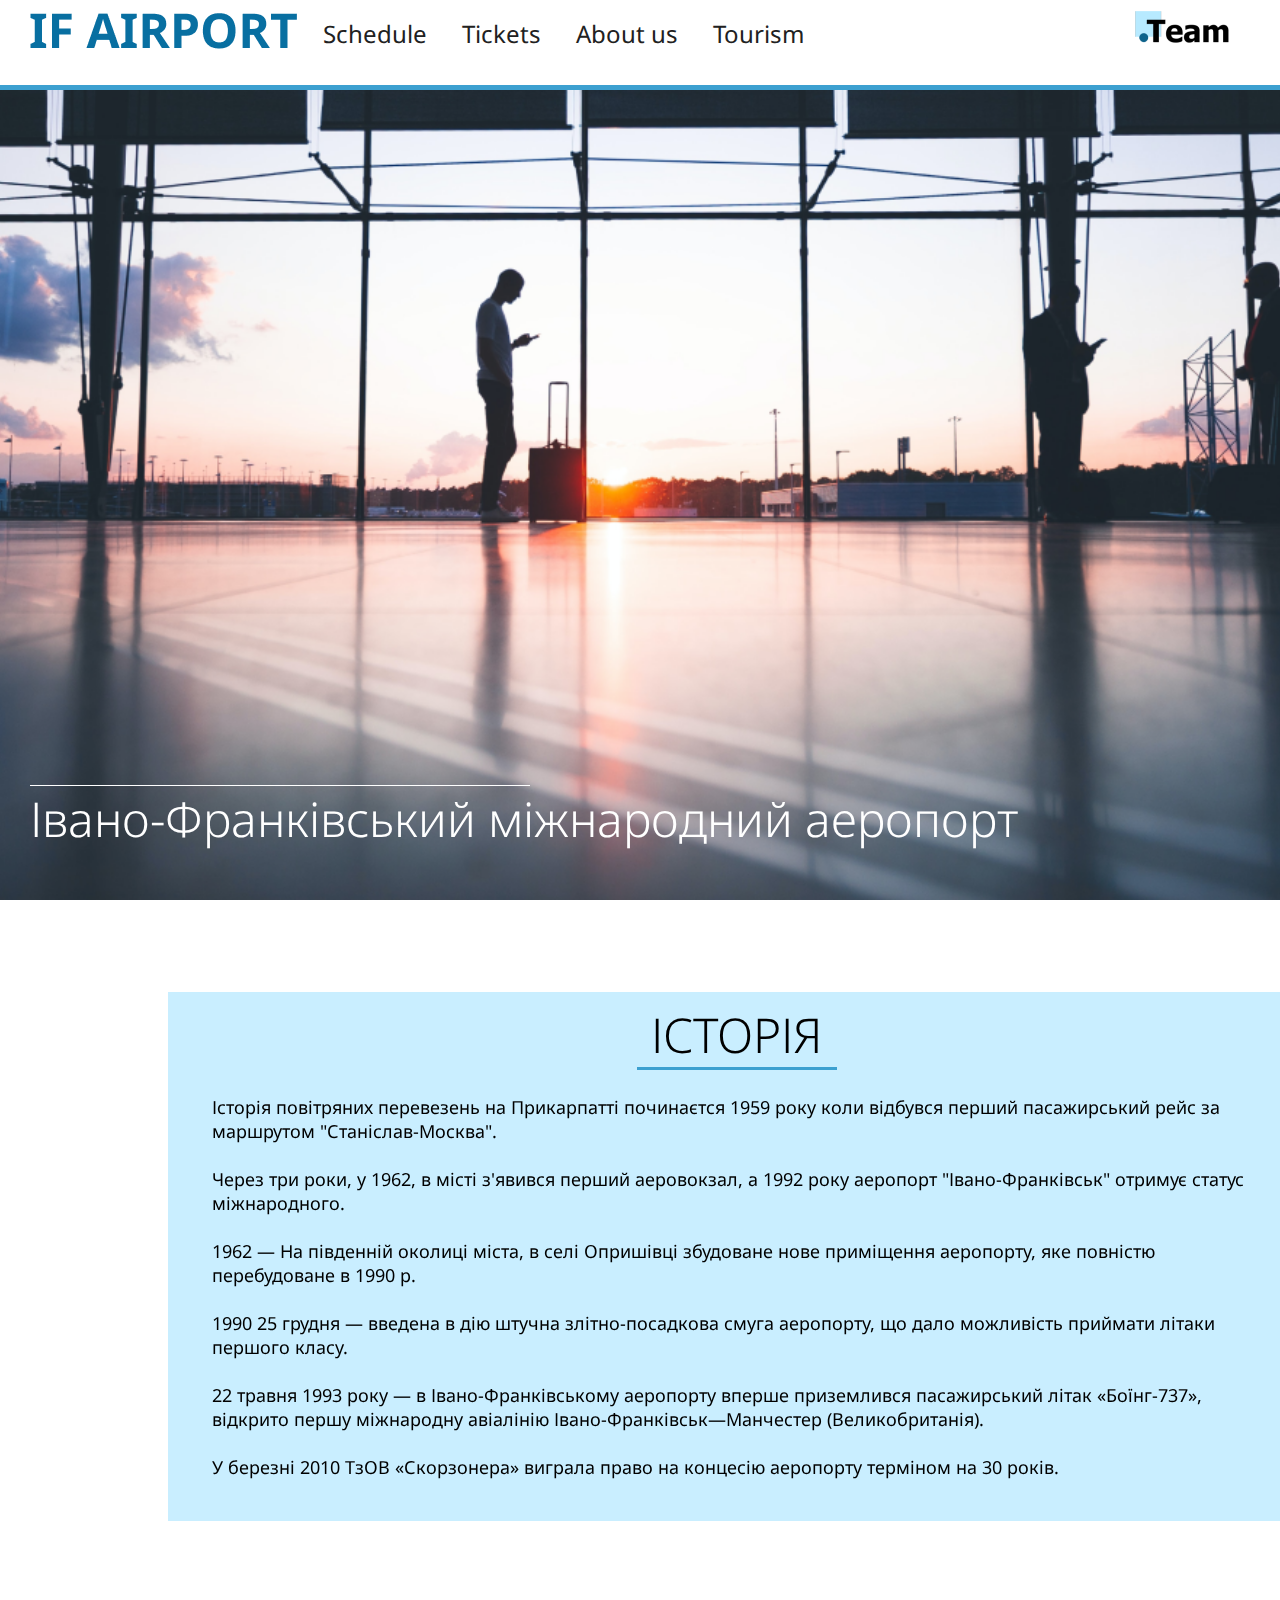
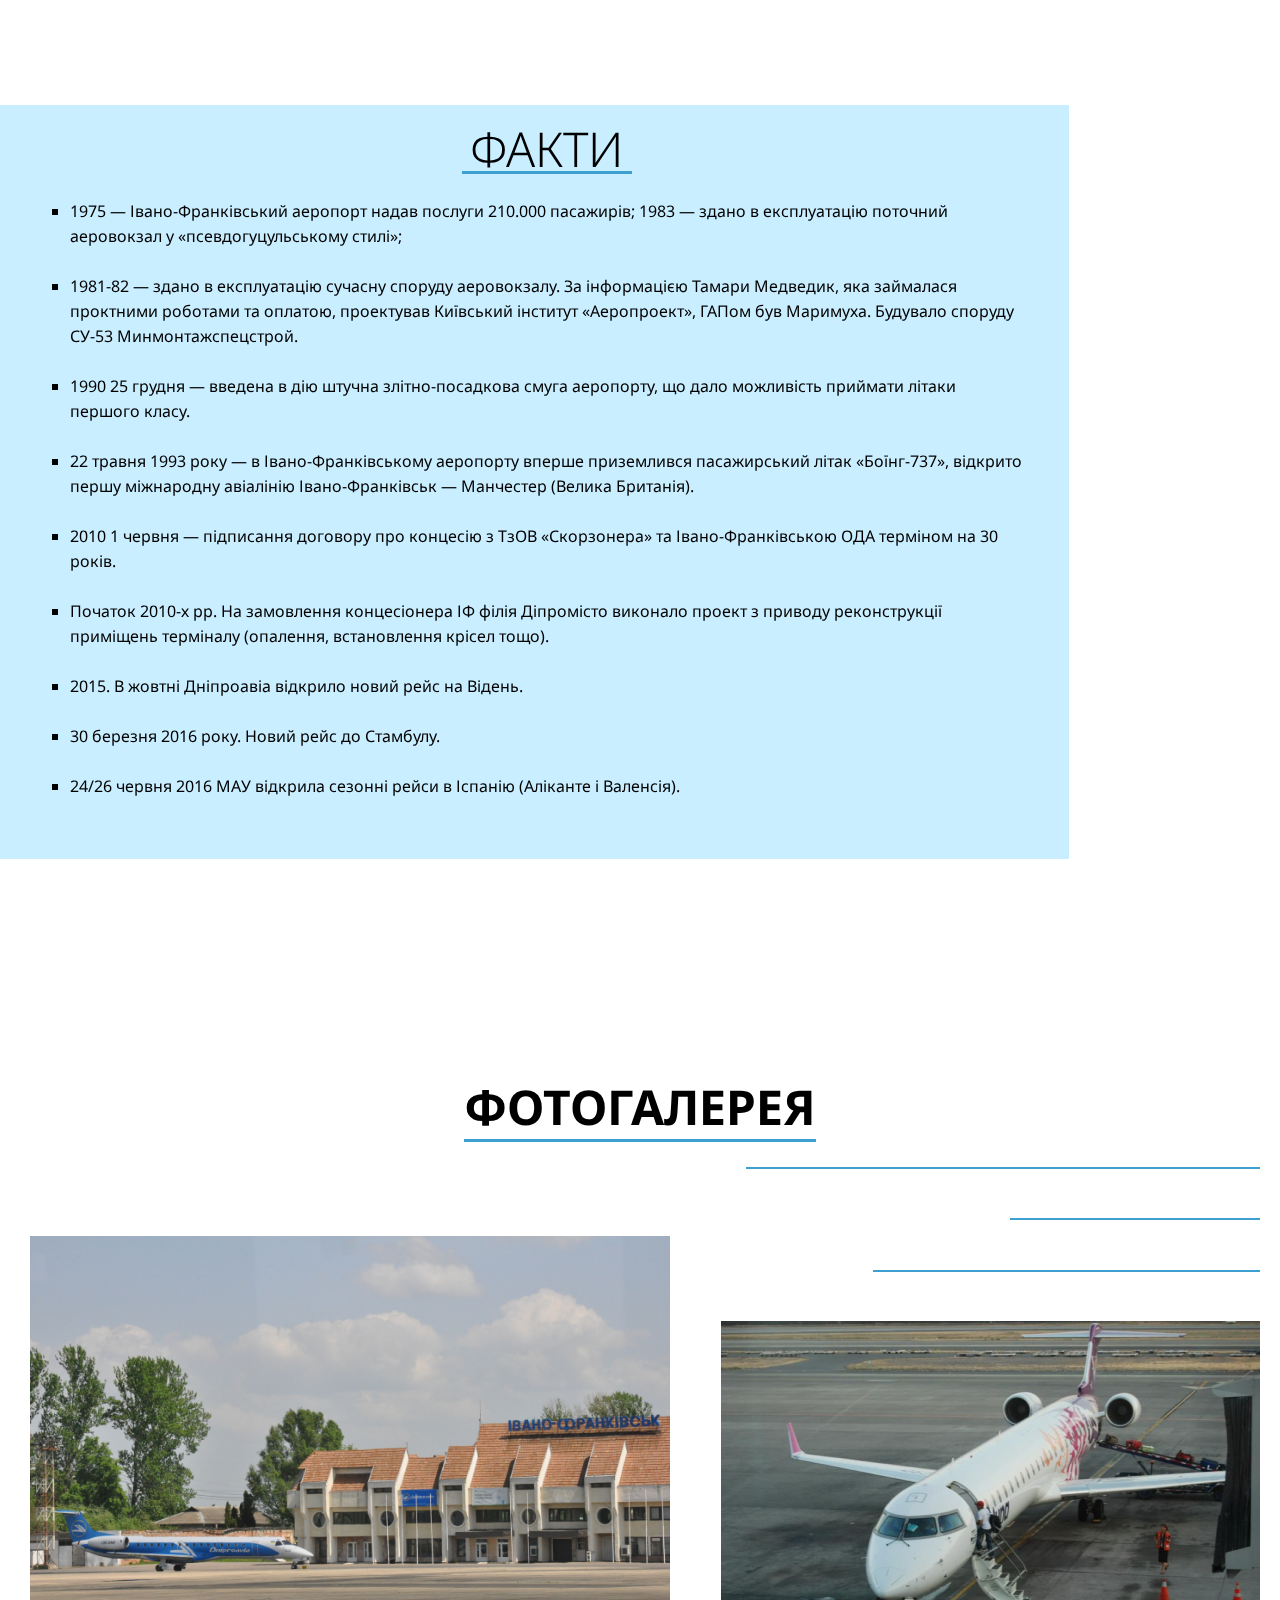
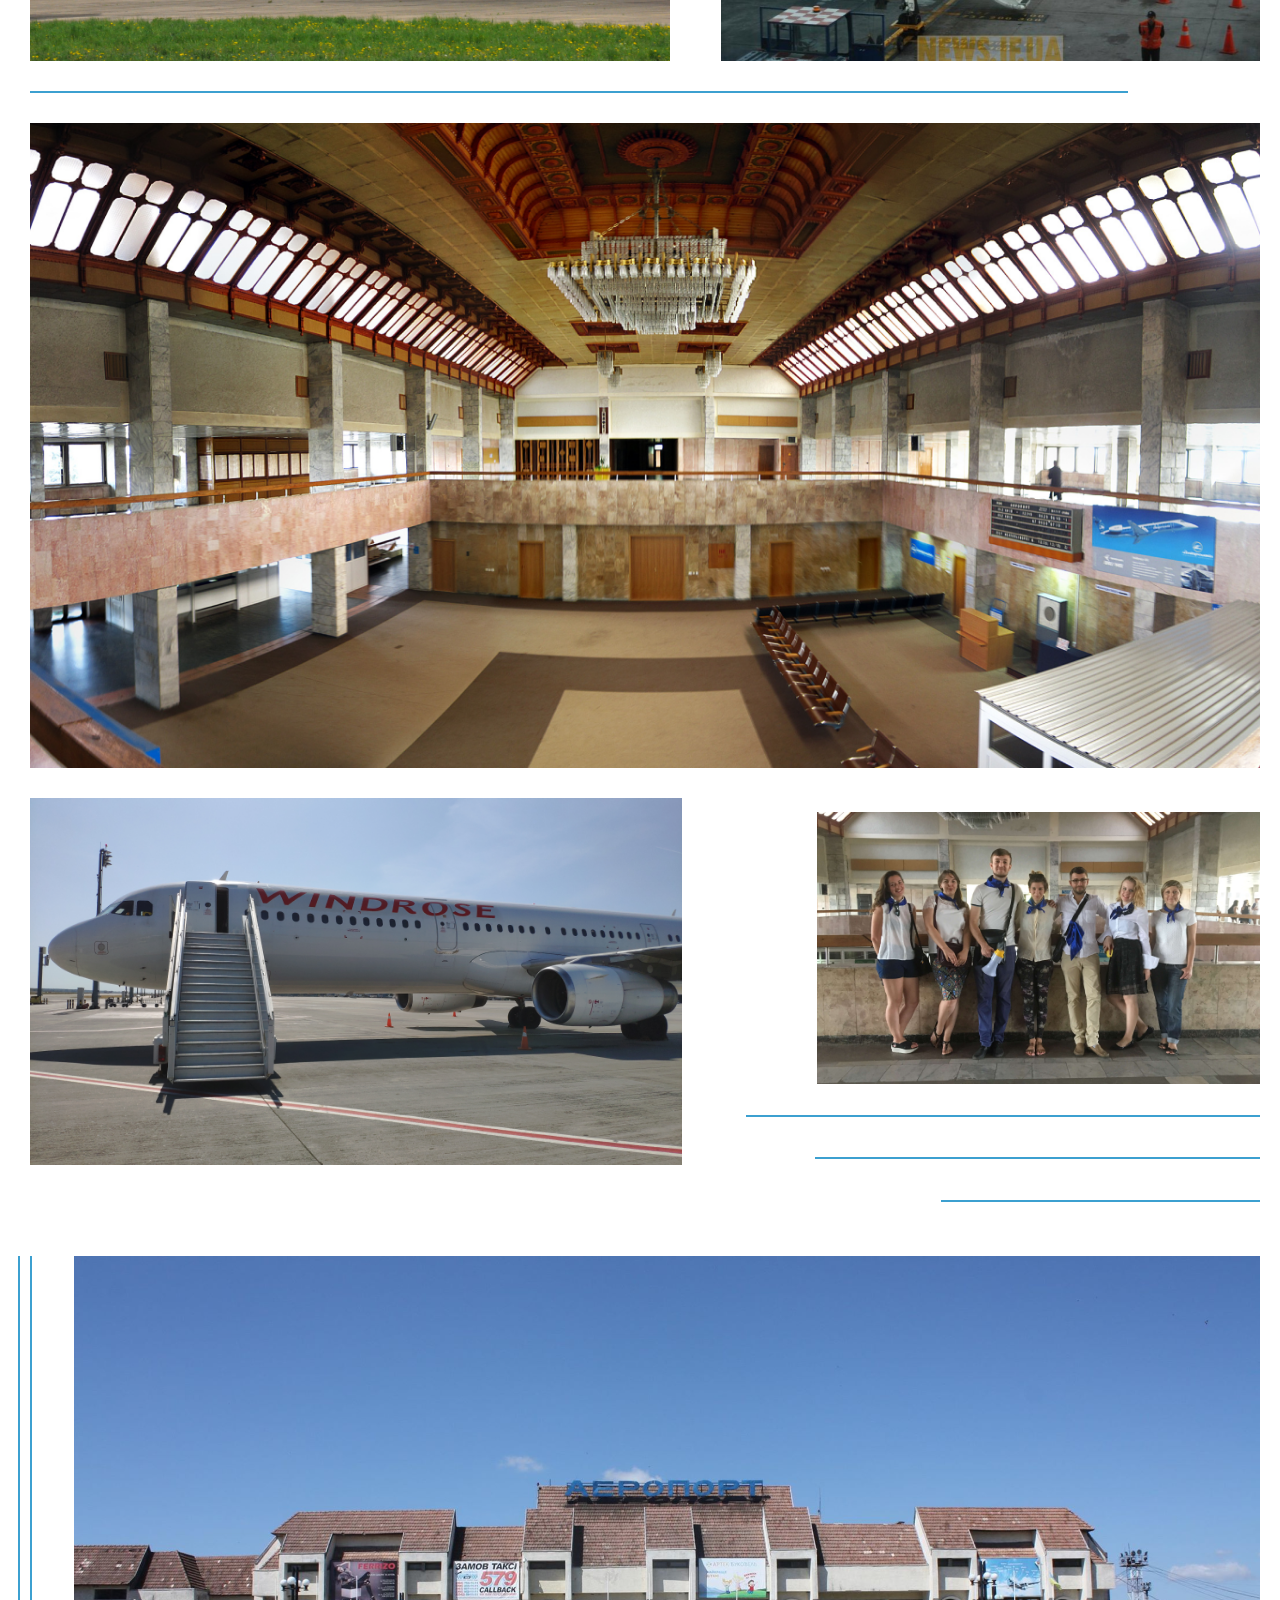
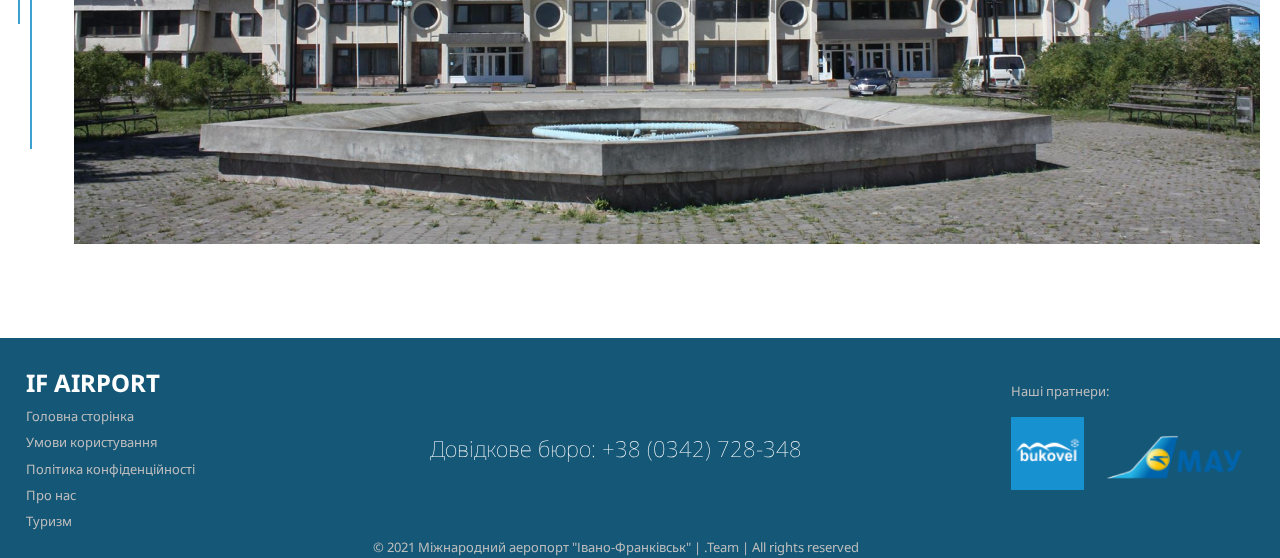
<file: about.html>
<!DOCTYPE html>
<html lang="en">
	<head>
		<meta charset="UTF-8">
		<meta http-equiv="X-UA-Compatible" content="IE=edge">
		<meta name="viewport" content="width=device-width, initial-scale=1.0">
		<link rel="preconnect" href="https://fonts.gstatic.com">
		<link rel="shortcut icon" href="img/globe.png" type="image/png">
		<link href="https://fonts.googleapis.com/css2?family=Noto+Sans:wght@400;700&display=swap" rel="stylesheet"> 
		<link rel="stylesheet" href="css/about.css">
		<link rel="stylesheet" href="css/header.css">
		<title>About our airport</title>
	</head>
	<body>
		<div class="wrapper">
			<header class="header">
				<div class="container">
					<a href="main.html"><img src="img/IF AIRPORT.png" alt="" class="logo_name"></a>
					<div class="menu">
						<div class="menu__item"><a href="schedule.html" class="menu__link">Schedule</a></div>
						<div class="menu__item"><a href="ticket.html" class="menu__link">Tickets</a></div>
						<div class="menu__item"><a href="#" class="menu__link">About us</a></div>
						<div class="menu__item"><a href="tourism.html" class="menu__link">Tourism</a></div>
					</div>
					<img src="img/Logo.png" alt="" class="logo_web">
				</div>
			</header>
			<main class="main">
				<article class="banner" id="parallax-window" data-parallax="scroll" data-image-src="img/about_us_first.png">
					<div class="container">
						<div class="banner_line"></div>
						<h1 class="banner__heading">Івано-Франківський міжнародний аеропорт</h1>
					</div>
				</article>
				<article class="history">
					<div class="container">
						<div class="history_bg">
							<h1>ІСТОРІЯ</h1>
							<p>Історія повітряних перевезень на Прикарпатті починаєтся 1959 року коли відбувся перший пасажирський рейс за маршрутом "Станіслав-Москва".<br><br>
							Через три роки, у 1962, в місті з'явився перший аеровокзал, а 1992 року аеропорт "Івано-Франківськ" отримує статус міжнародного.<br><br>	
							1962 — На південній околиці міста, в селі Опришівці збудоване нове приміщення аеропорту, яке повністю перебудоване в 1990 р.<br><br>
							1990 25 грудня — введена в дію штучна злітно-посадкова смуга аеропорту, що дало можливість приймати літаки першого класу.<br><br>
							22 травня 1993 року — в Івано-Франківському аеропорту вперше приземлився пасажирський літак «Боїнг-737», відкрито першу міжнародну авіалінію Івано-Франківськ—Манчестер (Великобританія).<br><br>
							У березні 2010 ТзОВ «Скорзонера» виграла право на концесію аеропорту терміном на 30 років.</p>
						</div>
					</div>
				</article>
				<article class="fact">
					<div class="container">
						<div class="fact_bg">
							<h1>ФАКТИ</h1>
							<ul type="square" class="about_us_facts_list">
								<li>1975 — Івано-Франківський аеропорт надав послуги 210.000 пасажирів; 1983 ― здано в експлуатацію поточний аеровокзал у «псевдогуцульському стилі»;</li><br>
								<li>1981-82 ― здано в експлуатацію сучасну споруду аеровокзалу. За інформацією Тамари Медведик, яка займалася проктними роботами та оплатою, проектував Київський інститут «Аеропроект», ГАПом був Маримуха. Будувало споруду СУ-53 Минмонтажспецстрой.</li><br>
								<li>1990 25 грудня — введена в дію штучна злітно-посадкова смуга аеропорту, що дало можливість приймати літаки першого класу.</li><br>
								<li>22 травня 1993 року — в Івано-Франківському аеропорту вперше приземлився пасажирський літак «Боїнг-737», відкрито першу міжнародну авіалінію Івано-Франківськ ― Манчестер (Велика Британія).</li><br>
								<li>2010 1 червня ― підписання договору про концесію з ТзОВ «Скорзонера» та Івано-Франківською ОДА терміном на 30 років.</li><br>
								<li>Початок 2010-х рр. На замовлення концесіонера ІФ філія Діпромісто виконало проект з приводу реконструкції приміщень терміналу (опалення, встановлення крісел тощо).</li><br>
								<li>2015. В жовтні Дніпроавіа відкрило новий рейс на Відень.</li><br>
								<li>30 березня 2016 року. Новий рейс до Стамбулу.</li><br>
								<li>24/26 червня 2016 МАУ відкрила сезонні рейси в Іспанію (Аліканте і Валенсія).</li><br>
							</ul>
						</div>
					</div>
				</article>
				<article class="photos">
					<div class="container">
						<h2 class="photos__heading">ФОТОГАЛЕРЕЯ</h2>
						<div class="photos__blocks">
							<div class="photos__block photos_block-1">
								<img src="img/gallery_1.png" alt="">
							</div>
							<div class="photos__block photos_block-2">
								<div class="photos__line photos_line-1"></div>
								<div class="photos__line photos_line-2"></div>
								<div class="photos__line photos_line-3"></div>
								<img src="img/gallery_2.png" alt="">
							</div>
							<div class="photos__block photos_block-3">
								<div class="photos__line photos_line-4"></div>
								<img src="img/gallery_3.png" alt="">
							</div>
							<div class="photos__block photos_block-4">
								<img src="img/gallery_4.png" alt="">
							</div>
							<div class="photos__block photos_block-5">
								<img src="img/gallery_5.png" alt="">
								<div class="photos__line photos_line-5"></div>
								<div class="photos__line photos_line-6"></div>
								<div class="photos__line photos_line-7"></div>
							</div>
							<div class="photos__block photos_block-6">
								<div class="photos__line photos_line-8"></div>
								<div class="photos__line photos_line-9"></div>
								<div class="photos__line photos_line-10"></div>
								<img src="img/gallery_6.png" alt="">
							</div>
						</div>
					</div>
				</article>
			</main>
			<footer class="footer">
                <div class="container">
                    <div class="footer__menu">
                        <p class="footer__menu-title">IF AIRPORT</p>
                        <a href="" class="footer__menu-item">Головна сторінка</a>
                        <a href="" class="footer__menu-item">Умови користування</a>
                        <a href="" class="footer__menu-item">Політика конфіденційності</a>
                        <a href="" class="footer__menu-item">Про нас</a>
                        <a href="" class="footer__menu-item">Туризм</a>
                    </div>
                    <div class="footer__copyright">
                        <p class="footer__phone">Довідкове бюро: +38 (0342) 728-348</p>
                        <p class="footer__coright-text">© 2021 Міжнародний аеропорт "Івано-Франківськ" |  .Team | All rights reserved</p>
                    </div>
                    <div class="footer__partners">
                        <p class="partners__text">Наші пратнери:</p>
                        <div class="partners__img">
                            <div class="partners__img1"></div>
                            <div class="partners__img2"></div>
                        </div>
                    </div>    
                </div>
            </footer>
			<script src="https://ajax.googleapis.com/ajax/libs/jquery/1.11.0/jquery.min.js"></script>
			<script src="js/parallax.min.js"></script>
			<script src="js/script.js"></script>
		</div>
	</body>
</html>
</file>
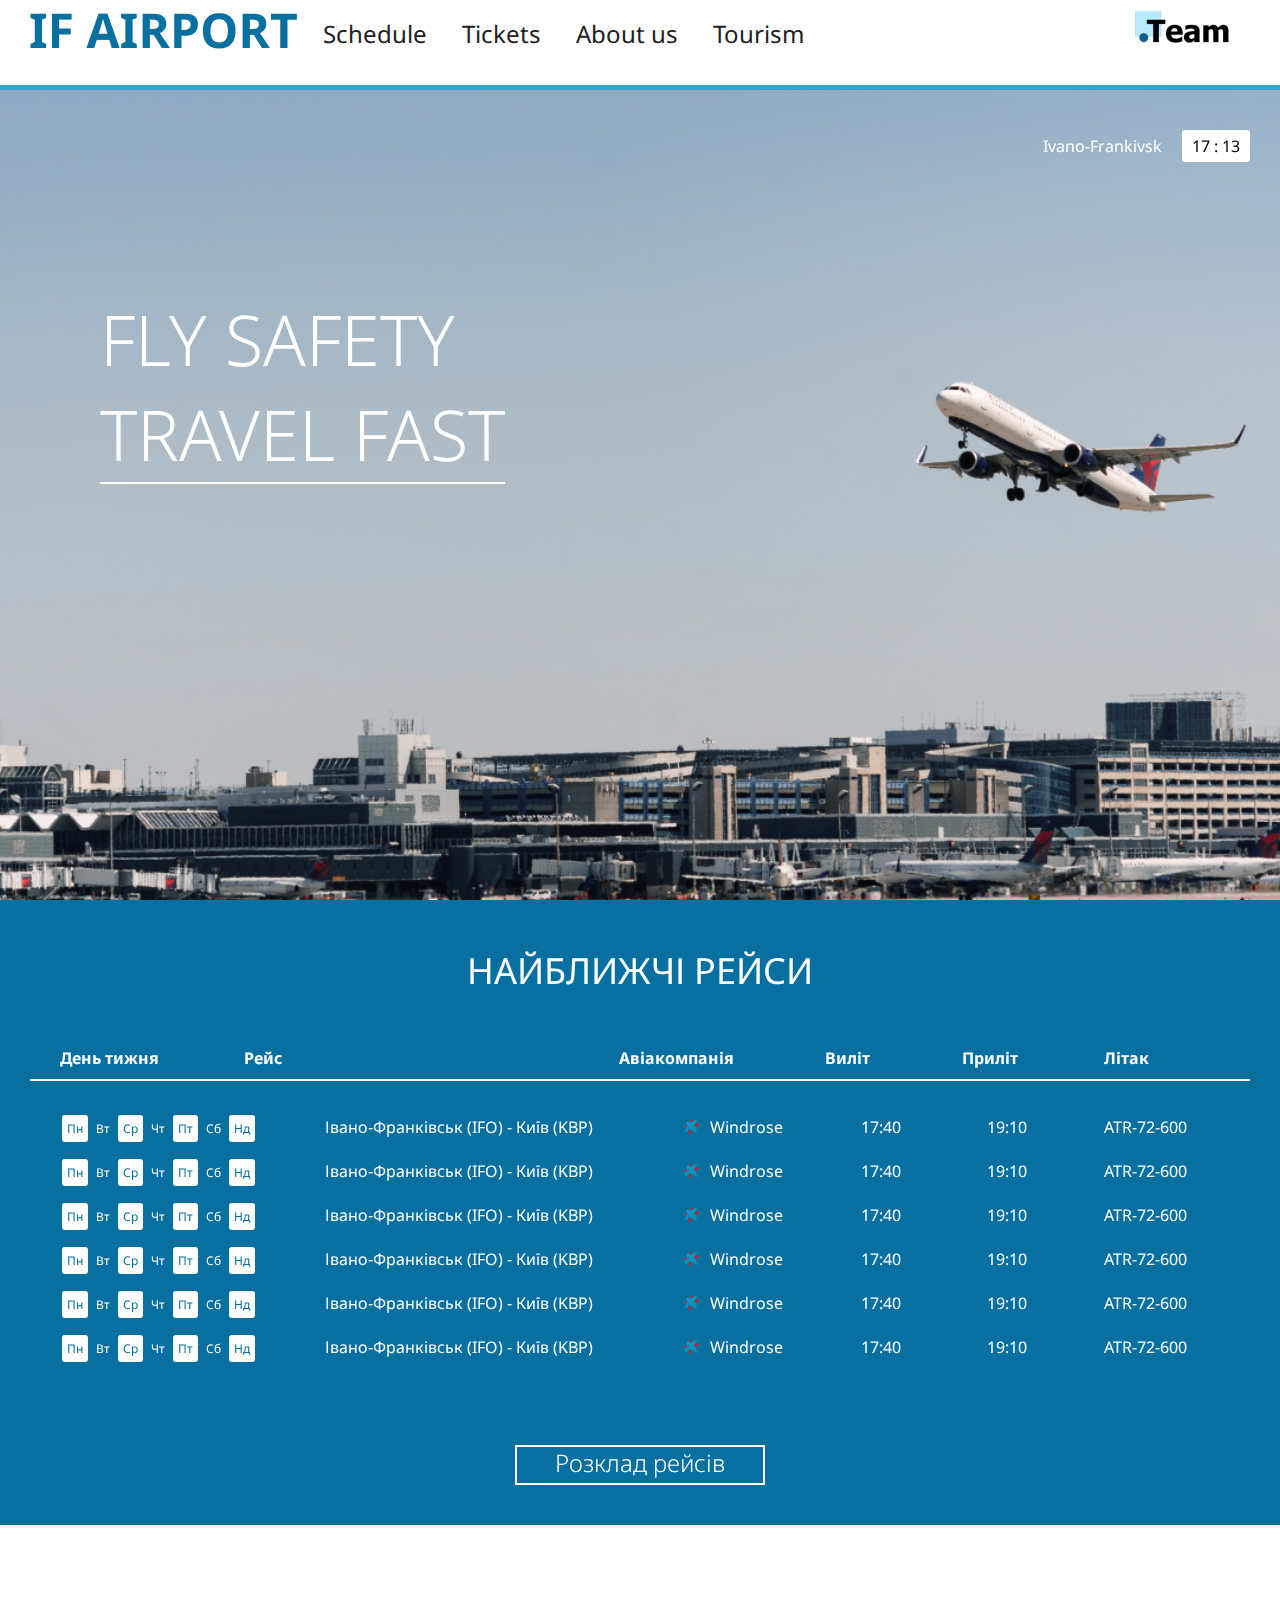
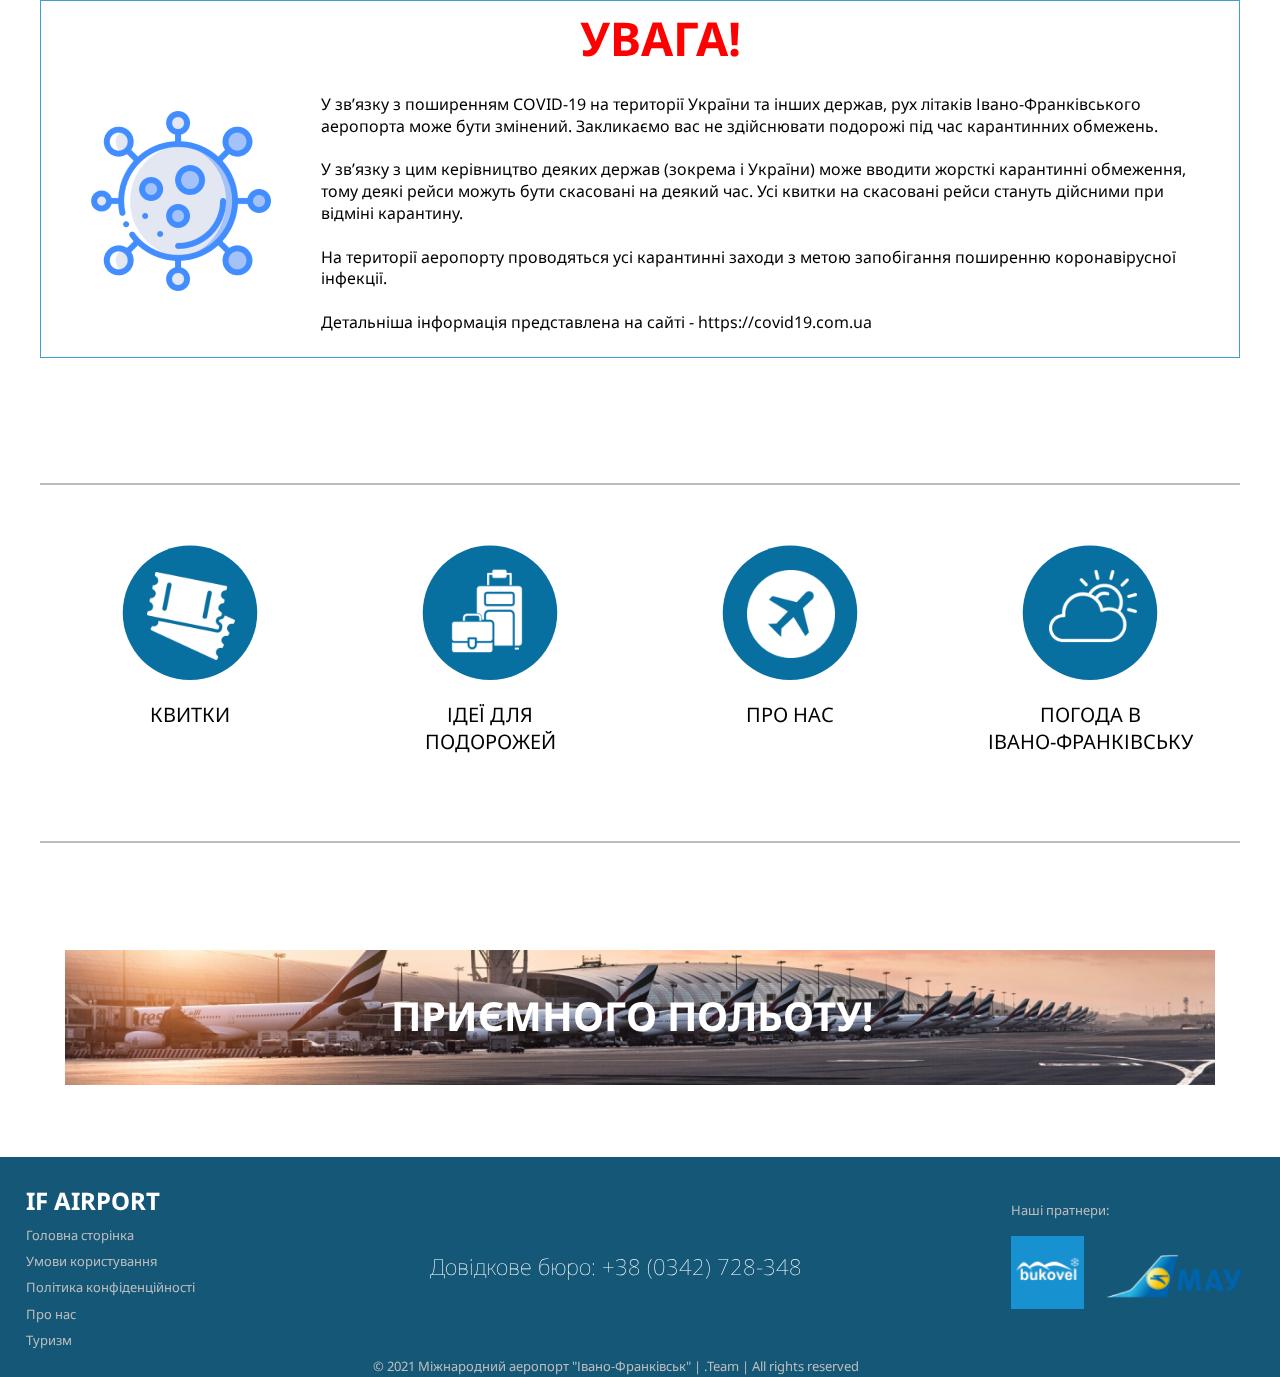
<file: main.html>
<!DOCTYPE html>
<html lang="en">
	<head>
		<meta charset="UTF-8">
		<meta http-equiv="X-UA-Compatible" content="IE=edge">
		<meta name="viewport" content="width=device-width, initial-scale=1.0">
		<link rel="preconnect" href="https://fonts.gstatic.com">
		<link rel="shortcut icon" href="img/globe.png" type="image/png">
		<link href="https://fonts.googleapis.com/css2?family=Noto+Sans:wght@400;700&display=swap" rel="stylesheet"> 
		<link rel="stylesheet" href="css/main.css">
		<link rel="stylesheet" href="css/header.css">
		<title>IF Airport</title>
	</head>
	<body>
		<div class="wrapper">
			<header class="header">
				<div class="container">
					<a href="main.html"><img src="img/IF AIRPORT.png" alt="" class="logo_name"></a>
					<div class="menu">
						<div class="menu__item"><a href="schedule.html" class="menu__link">Schedule</a></div>
						<div class="menu__item"><a href="ticket.html" class="menu__link">Tickets</a></div>
						<div class="menu__item"><a href="about.html" class="menu__link">About us</a></div>
						<div class="menu__item"><a href="tourism.html" class="menu__link">Tourism</a></div>
					</div>
					<img src="img/Logo.png" alt="" class="logo_web">
				</div>
			</header>
			<main class="main">
				<article class="banner" id="parallax-window-4" data-parallax="scroll" data-image-src="img/bannerweston-mackinnon-oiBOjhQb2Ao-unsplash.png">
					<div class="container">
						<h1 class="banner__heading">FLY SAFETY<BR>TRAVEL FAST</h1>
						<div class="banner__status">
							<div class="banner__city">Ivano-Frankivsk</div>
							<div class="banner__hour">11:11</div>
						</div>
					</div>
				</article>
				<article class="flights">
					<div class="container">
						<div class="closest_flights">НАЙБЛИЖЧІ РЕЙСИ</div>
						<div class="flights__table">
							<div class="table__header">
								<div class="table__day">День тижня</div>
								<div class="table__race">Рейс</div>
								<div class="table__company">Авіакомпанія</div>
								<div class="table__departure">Виліт</div>
								<div class="table__arrival">Приліт</div>
								<div class="table__plane">Літак</div>
							</div>
							<div class="table__main">
								<div class="table__line">
									<div class="table__day">
										<span class="day__icon day__icon-blue">Пн</span>
										<span class="day__icon">Вт</span>
										<span class="day__icon day__icon-blue">Ср</span>
										<span class="day__icon">Чт</span>
										<span class="day__icon day__icon-blue">Пт</span>
										<span class="day__icon">Сб</span>
										<span class="day__icon day__icon-blue">Нд</span>
									</div>
									<div class="table__race">Івано-Франківськ (IFO) - Київ (KBP)</div>
									<div class="table__company"><img src="img/WR.svg" alt="">Windrose</div>
									<div class="table__departure">17:40</div>
									<div class="table__arrival">19:10</div>
									<div class="table__plane">ATR-72-600</div>
								</div>
								<div class="table__line">
									<div class="table__day">
										<span class="day__icon day__icon-blue">Пн</span>
										<span class="day__icon">Вт</span>
										<span class="day__icon day__icon-blue">Ср</span>
										<span class="day__icon">Чт</span>
										<span class="day__icon day__icon-blue">Пт</span>
										<span class="day__icon">Сб</span>
										<span class="day__icon day__icon-blue">Нд</span>
									</div>
									<div class="table__race">Івано-Франківськ (IFO) - Київ (KBP)</div>
									<div class="table__company"><img src="img/WR.svg" alt="">Windrose</div>
									<div class="table__departure">17:40</div>
									<div class="table__arrival">19:10</div>
									<div class="table__plane">ATR-72-600</div>
								</div>
								<div class="table__line">
									<div class="table__day">
										<span class="day__icon day__icon-blue">Пн</span>
										<span class="day__icon">Вт</span>
										<span class="day__icon day__icon-blue">Ср</span>
										<span class="day__icon">Чт</span>
										<span class="day__icon day__icon-blue">Пт</span>
										<span class="day__icon">Сб</span>
										<span class="day__icon day__icon-blue">Нд</span>
									</div>
									<div class="table__race">Івано-Франківськ (IFO) - Київ (KBP)</div>
									<div class="table__company"><img src="img/WR.svg" alt="">Windrose</div>
									<div class="table__departure">17:40</div>
									<div class="table__arrival">19:10</div>
									<div class="table__plane">ATR-72-600</div>
								</div>
								<div class="table__line">
									<div class="table__day">
										<span class="day__icon day__icon-blue">Пн</span>
										<span class="day__icon">Вт</span>
										<span class="day__icon day__icon-blue">Ср</span>
										<span class="day__icon">Чт</span>
										<span class="day__icon day__icon-blue">Пт</span>
										<span class="day__icon">Сб</span>
										<span class="day__icon day__icon-blue">Нд</span>
									</div>
									<div class="table__race">Івано-Франківськ (IFO) - Київ (KBP)</div>
									<div class="table__company"><img src="img/WR.svg" alt="">Windrose</div>
									<div class="table__departure">17:40</div>
									<div class="table__arrival">19:10</div>
									<div class="table__plane">ATR-72-600</div>
								</div>
								<div class="table__line">
									<div class="table__day">
										<span class="day__icon day__icon-blue">Пн</span>
										<span class="day__icon">Вт</span>
										<span class="day__icon day__icon-blue">Ср</span>
										<span class="day__icon">Чт</span>
										<span class="day__icon day__icon-blue">Пт</span>
										<span class="day__icon">Сб</span>
										<span class="day__icon day__icon-blue">Нд</span>
									</div>
									<div class="table__race">Івано-Франківськ (IFO) - Київ (KBP)</div>
									<div class="table__company"><img src="img/WR.svg" alt="">Windrose</div>
									<div class="table__departure">17:40</div>
									<div class="table__arrival">19:10</div>
									<div class="table__plane">ATR-72-600</div>
								</div>
								<div class="table__line">
									<div class="table__day">
										<span class="day__icon day__icon-blue">Пн</span>
										<span class="day__icon">Вт</span>
										<span class="day__icon day__icon-blue">Ср</span>
										<span class="day__icon">Чт</span>
										<span class="day__icon day__icon-blue">Пт</span>
										<span class="day__icon">Сб</span>
										<span class="day__icon day__icon-blue">Нд</span>
									</div>
									<div class="table__race">Івано-Франківськ (IFO) - Київ (KBP)</div>
									<div class="table__company"><img src="img/WR.svg" alt="">Windrose</div>
									<div class="table__departure">17:40</div>
									<div class="table__arrival">19:10</div>
									<div class="table__plane">ATR-72-600</div>
								</div>
							</div>
						</div>
						<div class="flights_graph transition">
							<a href="schedule.html">Розклад рейсів</a>
						</div>
					</div>
				</article>
				
				<article class="info">
					<div class="container">
						<div class="corona">
						<div class="corona_img"><img src="img/coronaimage.png" style="size: 100%;"></div>
						<div class="corona_alert">
							<h1 style="color: red; margin-left:45%; margin-top: 5px; font-size: 35pt;">УВАГА!</h1>
							<p class="info__text">У зв’язку з поширенням COVID-19 на території України та інших держав, рух літаків Івано-Франківського аеропорта може бути змінений. Закликаємо вас не здійснювати подорожі під час карантинних обмежень.<br><br>У зв’язку з цим керівництво деяких держав (зокрема і України) може вводити жорсткі карантинні обмеження, тому деякі рейси можуть бути скасовані на деякий час. Усі квитки на скасовані рейси стануть дійсними при відміні карантину.<br><br>На території аеропорту проводяться усі карантинні заходи з метою запобігання поширенню коронавірусної інфекції.<br><br>Детальніша інформація представлена на сайті - https://covid19.com.ua
							</p>
						</div>
					</div>
				</div>
				</article>
				<article>
					<div class="some_group_idk">
						<div class="group_tickets">
							<a href="ticket.html">
							<div class="group_tickets_img transition"><img style="width: 45%; margin-left: 28%; margin-top: 14%;" src="img/parktickets.png"></div>
							<div class="group_tickets_text">
								<p style="margin-top: 10px;text-align: center; font-size: 15pt;">КВИТКИ</p>
							</div>
							</a>
						</div>
						<div class="group_ideas">
							<a href="tourism.html">
							<div class="group_ideas_img transition"><img style="width: 45%; margin-left: 26%; margin-top: 12%;" src="img/baggage.png"></div>
							<div class="group_tickets_text">
								<p style="margin-top: 10px;text-align: center; font-size: 15pt;">ІДЕЇ ДЛЯ<br>ПОДОРОЖЕЙ</p>
							</div>
							</a>
						</div>
						<div class="group_about">
							<a href="about.html">
							<div class="group_about_img transition"><img style="width: 45%; margin-left: 28%; margin-top: 13%;" src="img/airplane.png"></div>
							<div class="group_tickets_text">
								<p style="margin-top: 10px;text-align: center; font-size: 15pt;">ПРО НАС</p>
							</div>
							</a>
						</div>
						<div class="group_weather">
							<a href="https://weather.com/weather/today/l/48.92,24.71">
							<div class="group_weather_img transition"><img style="width: 45%; margin-left: 29%; margin-top: 9%;" src="img/sun.png"></div>
							<div class="group_tickets_text">
								<p style="margin-top: 10px;text-align: center; font-size: 15pt;">ПОГОДА В<br>ІВАНО-ФРАНКІВСЬКУ</p>
							</div>
							</a>
						</div>
					</div>
				</article>
				<div class="additional_banner">
					<h1 style="color: white; margin-left: 28.35%; margin-top: 45px; font-size: 30pt;">ПРИЄМНОГО ПОЛЬОТУ!</h1>
				</div>
			</main>
			<footer class="footer">
                <div class="container">
                    <div class="footer__menu">
                        <p class="footer__menu-title">IF AIRPORT</p>
                        <a href="" class="footer__menu-item">Головна сторінка</a>
                        <a href="" class="footer__menu-item">Умови користування</a>
                        <a href="" class="footer__menu-item">Політика конфіденційності</a>
                        <a href="" class="footer__menu-item">Про нас</a>
                        <a href="" class="footer__menu-item">Туризм</a>
                    </div>
                    <div class="footer__copyright">
                        <p class="footer__phone">Довідкове бюро: +38 (0342) 728-348</p>
                        <p class="footer__coright-text">© 2021 Міжнародний аеропорт "Івано-Франківськ" |  .Team | All rights reserved</p>
                    </div>
                    <div class="footer__partners">
                        <p class="partners__text">Наші пратнери:</p>
                        <div class="partners__img">
                            <div class="partners__img1"></div>
                            <div class="partners__img2"></div>
                        </div>
                    </div>    
                </div>
            </footer>
			<script src="https://ajax.googleapis.com/ajax/libs/jquery/1.11.0/jquery.min.js"></script>
			<script src="js/parallax.min.js"></script>
			<script src="js/script.js"></script>
		</div>
	</body>
</html>
</file>
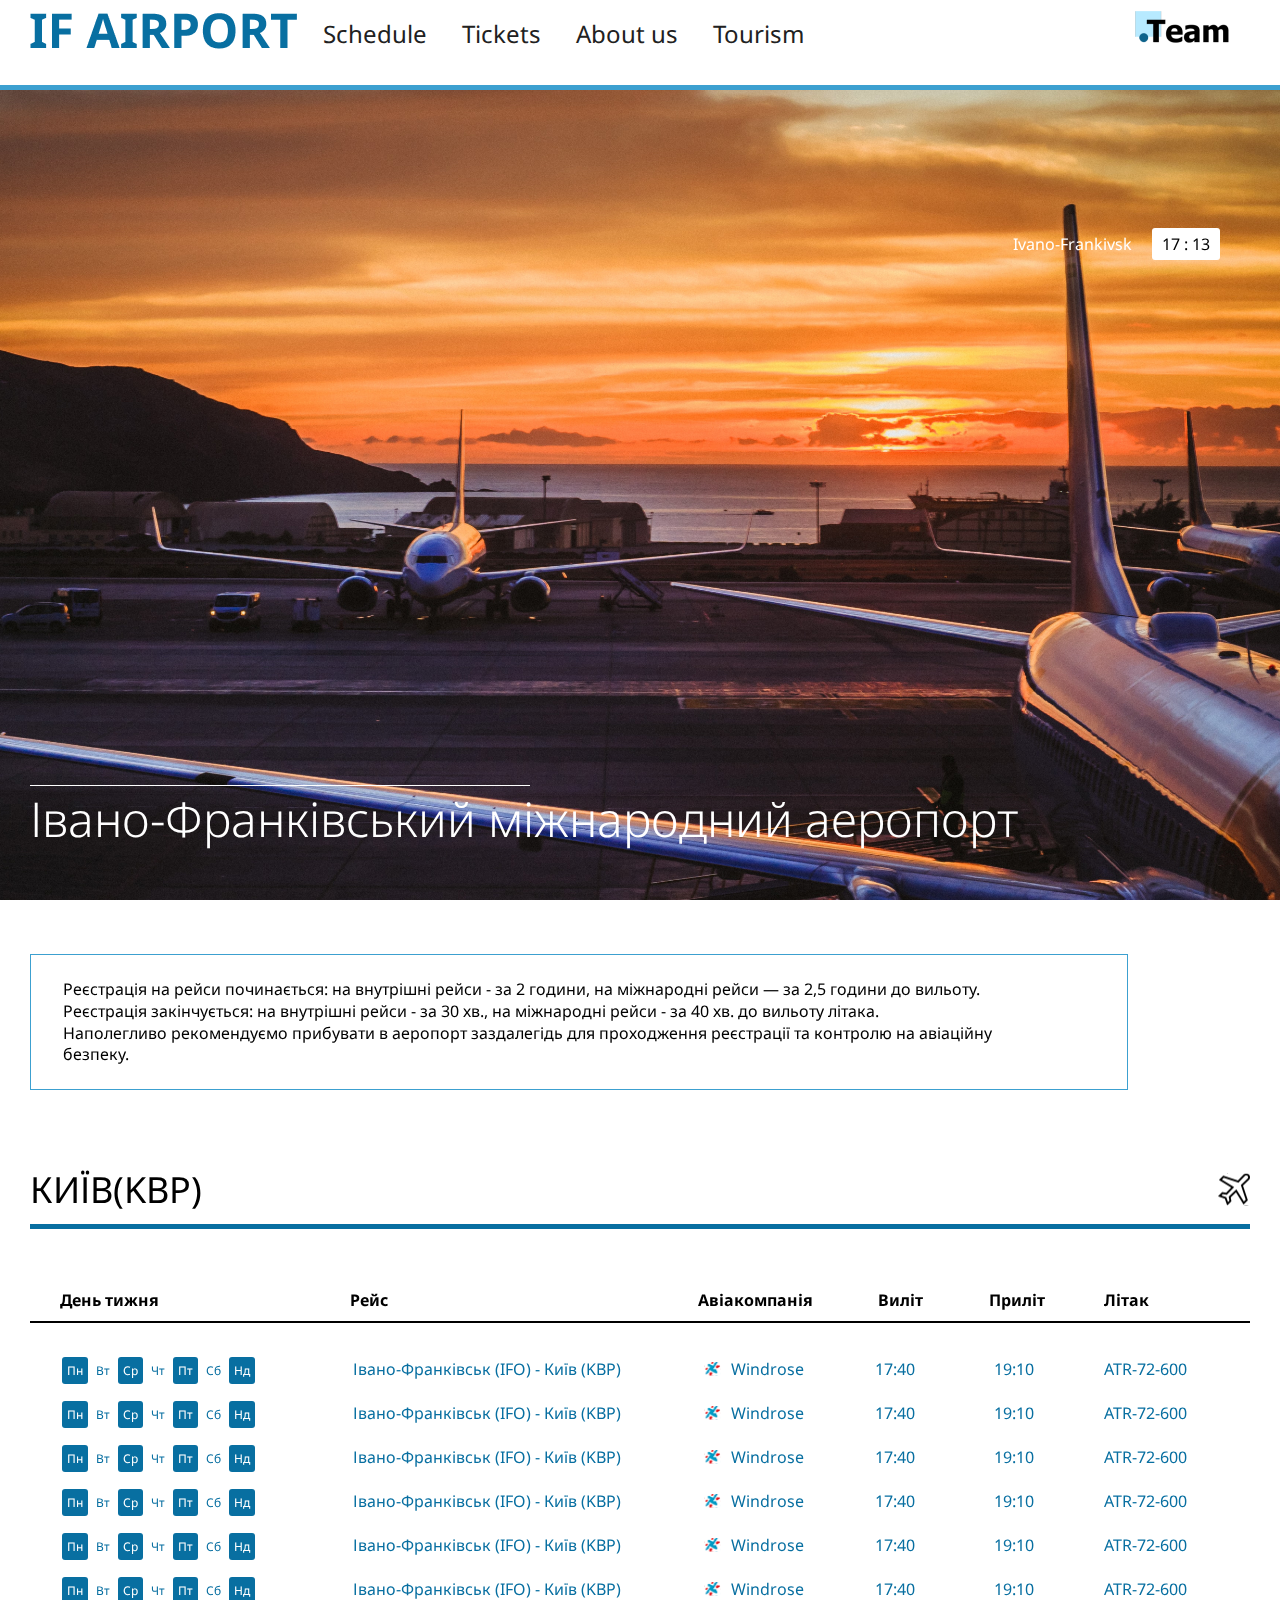
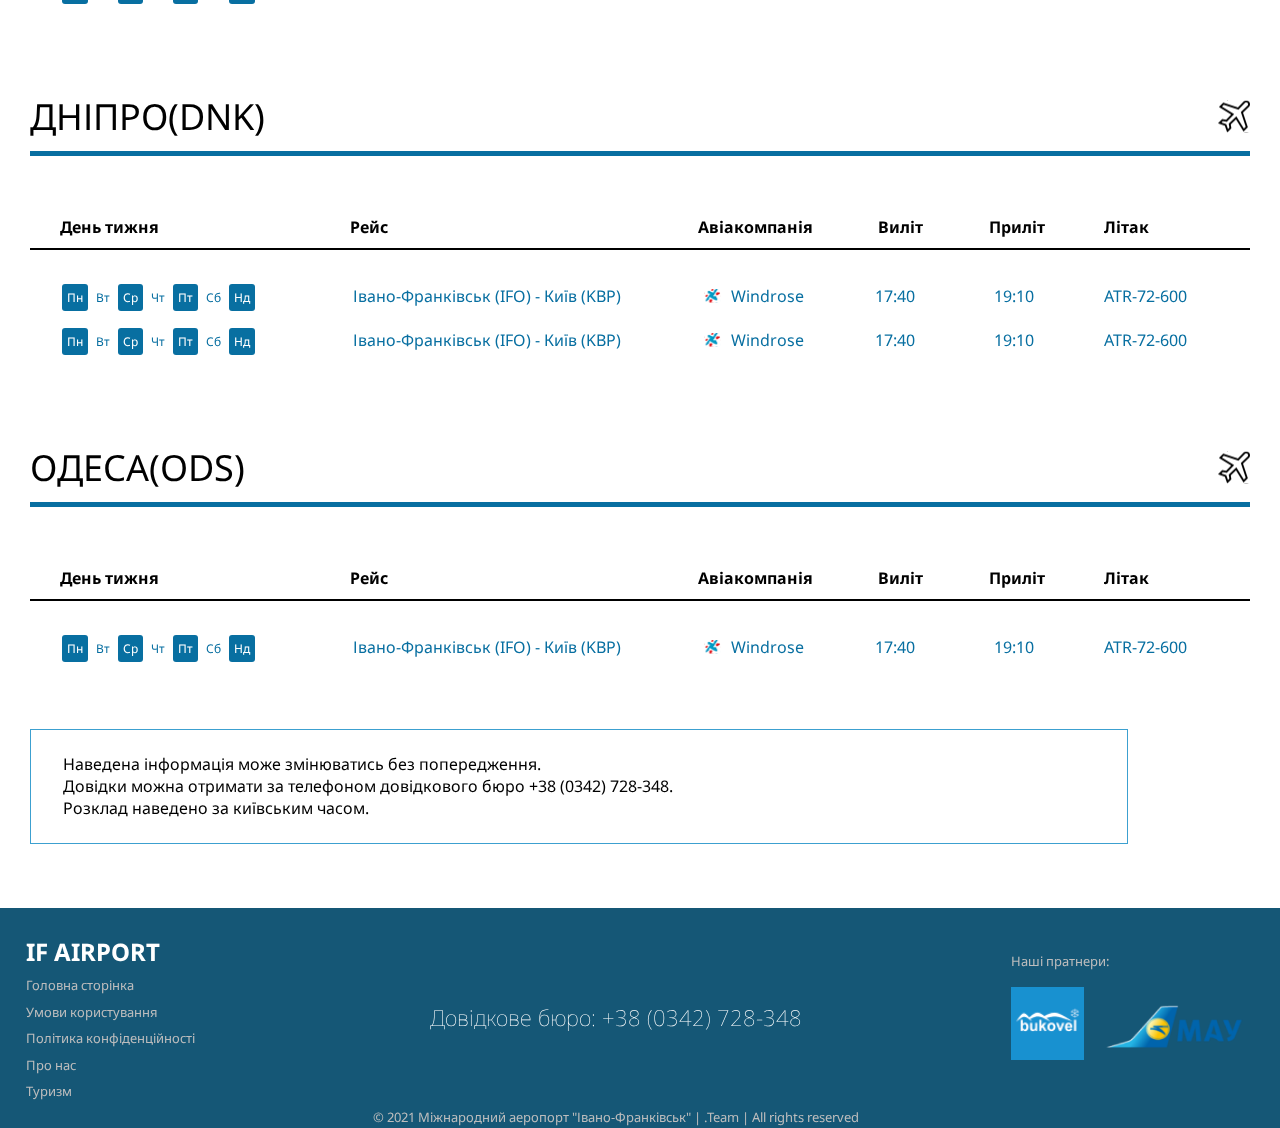
<file: schedule.html>
<!DOCTYPE html>
<html lang="en">
	<head>
		<meta charset="UTF-8">
		<meta http-equiv="X-UA-Compatible" content="IE=edge">
		<meta name="viewport" content="width=device-width, initial-scale=1.0">
		<link rel="preconnect" href="https://fonts.gstatic.com">
		<link rel="shortcut icon" href="img/globe.png" type="image/png">
		<link href="https://fonts.googleapis.com/css2?family=Noto+Sans:wght@400;700&display=swap" rel="stylesheet"> 
		<link rel="stylesheet" href="css/schedule.css">
		<link rel="stylesheet" href="css/header.css">
		<title>Schedule</title>
	</head>
	<body>
		<div class="wrapper">
			<header class="header">
				<div class="container">
					<a href="main.html"><img src="img/IF AIRPORT.png" alt="" class="logo_name"></a>
					<div class="menu">
						<div class="menu__item"><a href="#" class="menu__link">Schedule</a></div>
						<div class="menu__item"><a href="ticket.html" class="menu__link">Tickets</a></div>
						<div class="menu__item"><a href="about.html" class="menu__link">About us</a></div>
						<div class="menu__item"><a href="tourism.html" class="menu__link">Tourism</a></div>
					</div>
					<img src="img/Logo.png" alt="" class="logo_web">
				</div>
			</header>
			<main class="main">
				<article class="banner" id="parallax-window-3" data-parallax="scroll" data-image-src="img/yeray-sanchez-ZKEjw7oLmQQ-unsplash.jpg">
					<div class="container">
						<div class="banner__status">
							<div class="banner__city">Ivano-Frankivsk</div>
							<div class="banner__hour">11:11</div>
						</div>
						<div class="banner_line"></div>
						<h1 class="banner__heading">Івано-Франківський міжнародний аеропорт</h1>
					</div>
				</article>
				<article class="info">
					<div class="container">
						<p class="info__text">
							Реєстрація на рейси починається: на внутрішні рейси - за 2 години, на міжнародні рейси — за 2,5 години до вильоту.<br>Реєстрація закінчується: на внутрішні рейси - за 30 хв., на міжнародні рейси - за 40 хв. до вильоту літака.<br> Наполегливо рекомендуємо прибувати в аеропорт заздалегідь для проходження реєстрації та контролю на авіаційну безпеку.
						</p>
					</div>
				</article>
				<article class="flights">
					<div class="container">
						<div class="flights__header">
							<h3 class="flights__heading">КИЇВ(KBP)</h3>
							<img src="img/plane.svg" alt="" class="flights__icon">
						</div>
						<div class="flights__table">
							<div class="table__header">
								<div class="table__day">День тижня</div>
								<div class="table__race">Рейс</div>
								<div class="table__company">Авіакомпанія</div>
								<div class="table__departure">Виліт</div>
								<div class="table__arrival">Приліт</div>
								<div class="table__plane">Літак</div>
							</div>
							<div class="table__main">
								<div class="table__line">
									<div class="table__day">
										<span class="day__icon day__icon-blue">Пн</span>
										<span class="day__icon">Вт</span>
										<span class="day__icon day__icon-blue">Ср</span>
										<span class="day__icon">Чт</span>
										<span class="day__icon day__icon-blue">Пт</span>
										<span class="day__icon">Сб</span>
										<span class="day__icon day__icon-blue">Нд</span>
									</div>
									<div class="table__race">Івано-Франківськ (IFO) - Київ (KBP)</div>
									<div class="table__company"><img src="img/WR.svg" alt="">Windrose</div>
									<div class="table__departure">17:40</div>
									<div class="table__arrival">19:10</div>
									<div class="table__plane">ATR-72-600</div>
								</div>
								<div class="table__line">
									<div class="table__day">
										<span class="day__icon day__icon-blue">Пн</span>
										<span class="day__icon">Вт</span>
										<span class="day__icon day__icon-blue">Ср</span>
										<span class="day__icon">Чт</span>
										<span class="day__icon day__icon-blue">Пт</span>
										<span class="day__icon">Сб</span>
										<span class="day__icon day__icon-blue">Нд</span>
									</div>
									<div class="table__race">Івано-Франківськ (IFO) - Київ (KBP)</div>
									<div class="table__company"><img src="img/WR.svg" alt="">Windrose</div>
									<div class="table__departure">17:40</div>
									<div class="table__arrival">19:10</div>
									<div class="table__plane">ATR-72-600</div>
								</div>
								<div class="table__line">
									<div class="table__day">
										<span class="day__icon day__icon-blue">Пн</span>
										<span class="day__icon">Вт</span>
										<span class="day__icon day__icon-blue">Ср</span>
										<span class="day__icon">Чт</span>
										<span class="day__icon day__icon-blue">Пт</span>
										<span class="day__icon">Сб</span>
										<span class="day__icon day__icon-blue">Нд</span>
									</div>
									<div class="table__race">Івано-Франківськ (IFO) - Київ (KBP)</div>
									<div class="table__company"><img src="img/WR.svg" alt="">Windrose</div>
									<div class="table__departure">17:40</div>
									<div class="table__arrival">19:10</div>
									<div class="table__plane">ATR-72-600</div>
								</div>
								<div class="table__line">
									<div class="table__day">
										<span class="day__icon day__icon-blue">Пн</span>
										<span class="day__icon">Вт</span>
										<span class="day__icon day__icon-blue">Ср</span>
										<span class="day__icon">Чт</span>
										<span class="day__icon day__icon-blue">Пт</span>
										<span class="day__icon">Сб</span>
										<span class="day__icon day__icon-blue">Нд</span>
									</div>
									<div class="table__race">Івано-Франківськ (IFO) - Київ (KBP)</div>
									<div class="table__company"><img src="img/WR.svg" alt="">Windrose</div>
									<div class="table__departure">17:40</div>
									<div class="table__arrival">19:10</div>
									<div class="table__plane">ATR-72-600</div>
								</div>
								<div class="table__line">
									<div class="table__day">
										<span class="day__icon day__icon-blue">Пн</span>
										<span class="day__icon">Вт</span>
										<span class="day__icon day__icon-blue">Ср</span>
										<span class="day__icon">Чт</span>
										<span class="day__icon day__icon-blue">Пт</span>
										<span class="day__icon">Сб</span>
										<span class="day__icon day__icon-blue">Нд</span>
									</div>
									<div class="table__race">Івано-Франківськ (IFO) - Київ (KBP)</div>
									<div class="table__company"><img src="img/WR.svg" alt="">Windrose</div>
									<div class="table__departure">17:40</div>
									<div class="table__arrival">19:10</div>
									<div class="table__plane">ATR-72-600</div>
								</div>
								<div class="table__line">
									<div class="table__day">
										<span class="day__icon day__icon-blue">Пн</span>
										<span class="day__icon">Вт</span>
										<span class="day__icon day__icon-blue">Ср</span>
										<span class="day__icon">Чт</span>
										<span class="day__icon day__icon-blue">Пт</span>
										<span class="day__icon">Сб</span>
										<span class="day__icon day__icon-blue">Нд</span>
									</div>
									<div class="table__race">Івано-Франківськ (IFO) - Київ (KBP)</div>
									<div class="table__company"><img src="img/WR.svg" alt="">Windrose</div>
									<div class="table__departure">17:40</div>
									<div class="table__arrival">19:10</div>
									<div class="table__plane">ATR-72-600</div>
								</div>
							</div>
						</div>
					</div>
				</article>
				<article class="flights">
					<div class="container">
						<div class="flights__header">
							<h3 class="flights__heading">ДНІПРО(DNK)</h3>
							<img src="img/plane.svg" alt="" class="flights__icon">
						</div>
						<div class="flights__table">
							<div class="table__header">
								<div class="table__day">День тижня</div>
								<div class="table__race">Рейс</div>
								<div class="table__company">Авіакомпанія</div>
								<div class="table__departure">Виліт</div>
								<div class="table__arrival">Приліт</div>
								<div class="table__plane">Літак</div>
							</div>
							<div class="table__main">
								<div class="table__line">
									<div class="table__day">
										<span class="day__icon day__icon-blue">Пн</span>
										<span class="day__icon">Вт</span>
										<span class="day__icon day__icon-blue">Ср</span>
										<span class="day__icon">Чт</span>
										<span class="day__icon day__icon-blue">Пт</span>
										<span class="day__icon">Сб</span>
										<span class="day__icon day__icon-blue">Нд</span>
									</div>
									<div class="table__race">Івано-Франківськ (IFO) - Київ (KBP)</div>
									<div class="table__company"><img src="img/WR.svg" alt="">Windrose</div>
									<div class="table__departure">17:40</div>
									<div class="table__arrival">19:10</div>
									<div class="table__plane">ATR-72-600</div>
								</div>
								<div class="table__line">
									<div class="table__day">
										<span class="day__icon day__icon-blue">Пн</span>
										<span class="day__icon">Вт</span>
										<span class="day__icon day__icon-blue">Ср</span>
										<span class="day__icon">Чт</span>
										<span class="day__icon day__icon-blue">Пт</span>
										<span class="day__icon">Сб</span>
										<span class="day__icon day__icon-blue">Нд</span>
									</div>
									<div class="table__race">Івано-Франківськ (IFO) - Київ (KBP)</div>
									<div class="table__company"><img src="img/WR.svg" alt="">Windrose</div>
									<div class="table__departure">17:40</div>
									<div class="table__arrival">19:10</div>
									<div class="table__plane">ATR-72-600</div>
								</div>
							</div>
						</div>
					</div>
				</article>
				<article class="flights">
					<div class="container">
						<div class="flights__header">
							<h3 class="flights__heading">ОДЕСА(ODS)</h3>
							<img src="img/plane.svg" alt="" class="flights__icon">
						</div>
						<div class="flights__table">
							<div class="table__header">
								<div class="table__day">День тижня</div>
								<div class="table__race">Рейс</div>
								<div class="table__company">Авіакомпанія</div>
								<div class="table__departure">Виліт</div>
								<div class="table__arrival">Приліт</div>
								<div class="table__plane">Літак</div>
							</div>
							<div class="table__main">
								<div class="table__line">
									<div class="table__day">
										<span class="day__icon day__icon-blue">Пн</span>
										<span class="day__icon">Вт</span>
										<span class="day__icon day__icon-blue">Ср</span>
										<span class="day__icon">Чт</span>
										<span class="day__icon day__icon-blue">Пт</span>
										<span class="day__icon">Сб</span>
										<span class="day__icon day__icon-blue">Нд</span>
									</div>
									<div class="table__race">Івано-Франківськ (IFO) - Київ (KBP)</div>
									<div class="table__company"><img src="img/WR.svg" alt="">Windrose</div>
									<div class="table__departure">17:40</div>
									<div class="table__arrival">19:10</div>
									<div class="table__plane">ATR-72-600</div>
								</div>
							</div>
						</div>
					</div>
				</article>
				<article class="info">
					<div class="container">
						<p class="info__text">
							Наведена інформація може змінюватись без попередження.<br>Довідки можна отримати за телефоном довідкового бюро +38 (0342) 728-348.<br>Розклад наведено за київським часом.
						</p>
					</div>
				</article>
			</main>
			<footer class="footer">
                <div class="container">
                    <div class="footer__menu">
                        <p class="footer__menu-title">IF AIRPORT</p>
                        <a href="" class="footer__menu-item">Головна сторінка</a>
                        <a href="" class="footer__menu-item">Умови користування</a>
                        <a href="" class="footer__menu-item">Політика конфіденційності</a>
                        <a href="" class="footer__menu-item">Про нас</a>
                        <a href="" class="footer__menu-item">Туризм</a>
                    </div>
                    <div class="footer__copyright">
                        <p class="footer__phone">Довідкове бюро: +38 (0342) 728-348</p>
                        <p class="footer__coright-text">© 2021 Міжнародний аеропорт "Івано-Франківськ" |  .Team | All rights reserved</p>
                    </div>
                    <div class="footer__partners">
                        <p class="partners__text">Наші пратнери:</p>
                        <div class="partners__img">
                            <div class="partners__img1"></div>
                            <div class="partners__img2"></div>
                        </div>
                    </div>    
                </div>
            </footer>
			<script src="https://ajax.googleapis.com/ajax/libs/jquery/1.11.0/jquery.min.js"></script>
			<script src="js/parallax.min.js"></script>
			<script src="js/script.js"></script>
		</div>
	</body>
</html>
</file>
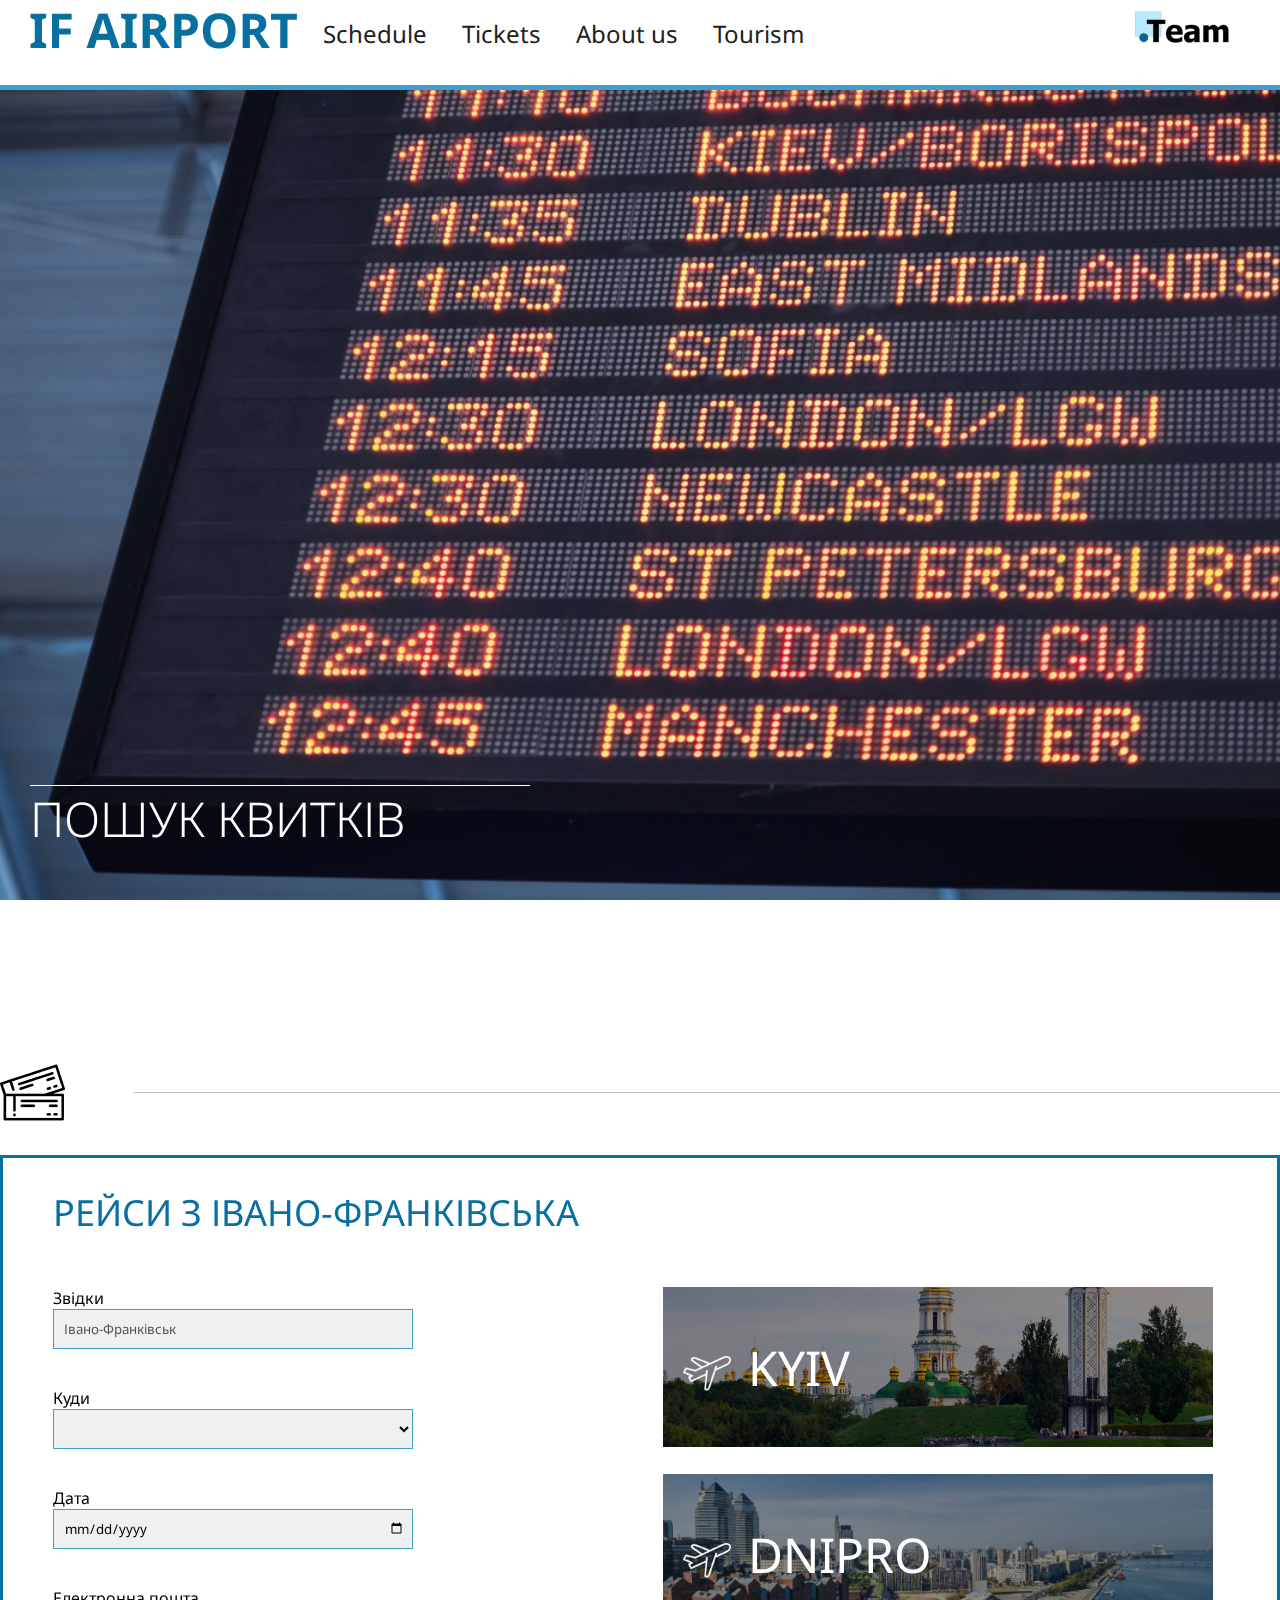
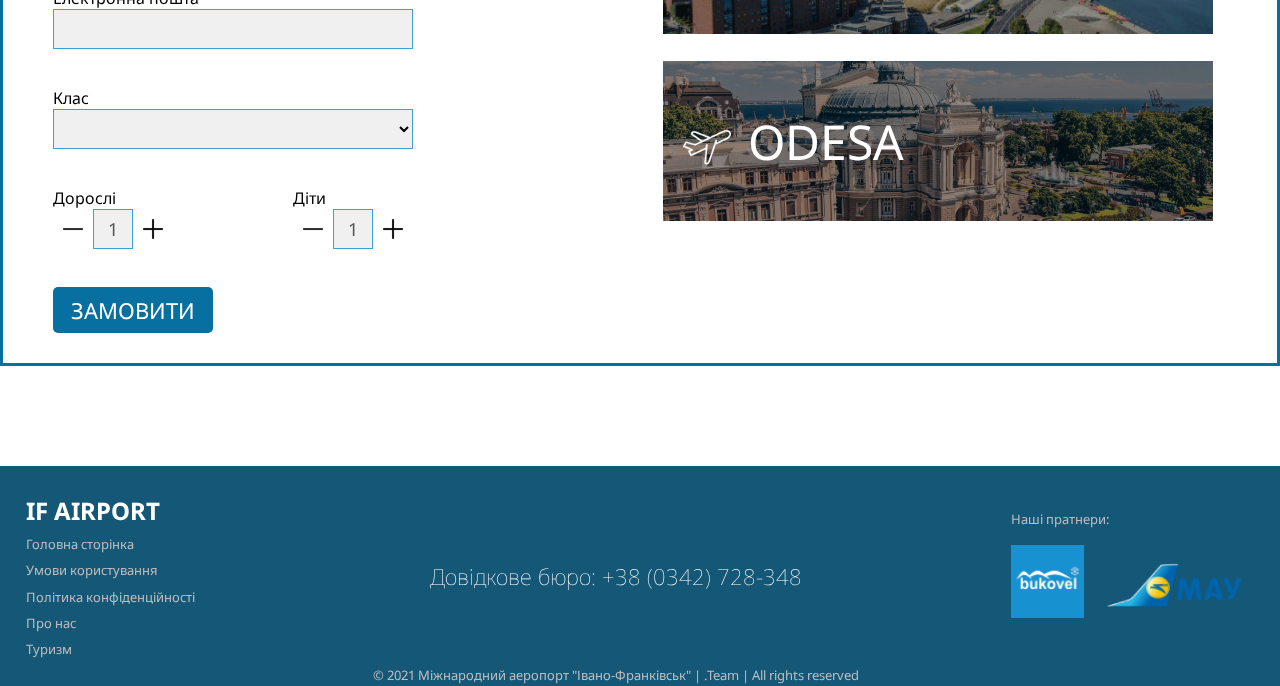
<file: ticket.html>
<!DOCTYPE html>
<html>
	<head>
		<meta charset="UTF-8">
		<meta http-equiv="X-UA-Compatible" content="IE=edge">
		<meta name="viewport" content="width=device-width, initial-scale=1.0">
		<link rel="preconnect" href="https://fonts.gstatic.com">
		<link rel="shortcut icon" href="img/globe.png" type="image/png">
		<link href="https://fonts.googleapis.com/css2?family=Noto+Sans:wght@400;700&display=swap" rel="stylesheet"> 
		<link rel="stylesheet" href="css/ticket.css">
		<title>Tickets</title>
	</head>
	<body>
		<div class="container">
			<header class="header">
				<div class="container">
					<a href="main.html"><img src="img/IF AIRPORT.png" alt="" class="logo_name"></a>
					<div class="menu">
						<div class="menu__item"><a href="schedule.html" class="menu__link">Schedule</a></div>
						<div class="menu__item"><a href="ticket.html" class="menu__link">Tickets</a></div>
						<div class="menu__item"><a href="about.html" class="menu__link">About us</a></div>
						<div class="menu__item"><a href="tourism.html" class="menu__link">Tourism</a></div>
					</div>
					<img src="img/Logo.png" alt="" class="logo_web">
				</div>
			</header>
			<div class="main-contenet">
				<article class="banner" id="parallax-window-5" data-parallax="scroll" data-image-src="img/ticket_main.png">
					<div class="container">
						<div class="banner_line"></div>
						<h1 class="banner__heading">ПОШУК КВИТКІВ</h1>
					</div>
				</article>
				<div class="ticket-mid">
					<img src="img/tickets 1.png" alt="">
					<div class="line"></div>
				</div>
				<div class="flights">
					<p class="flights__heading">РЕЙСИ З ІВАНО-ФРАНКІВСЬКА</p>
					<div class="flights__content">
						<div class="flights__field flights__form form">
							<div class="form__field">
								<label for="" class="form__label">Звідки</label>
								<input type="text" class="form__input" disabled value="Івано-Франківськ"> 
							</div>
							<div class="form__field">
								<label for="" class="form__label">Куди</label>
								<select class="form__input">
									<option value=""></option>
									<option value="Kyiv">Київ</option>
									<option value="Dnipro">Дніпро</option>
									<option value="Odesa">Одеса</option>
								</select>
							</div>
							<div class="form__field">
								<label for="" class="form__label">Дата</label>
								<input type="date" class="form__input" style="padding-right: 7px;">
							</div>
							<div class="form__field">
								<label for="" class="form__label">Електронна пошта</label>
								<input type="text" class="form__input">
							</div>
							<div class="form__field">
								<label for="" class="form__label">Клас</label>
								<select class="form__input">
									<option value=""></option>
									<option value="First">Перший</option>
									<option value="econom">Економ</option>
									<option value="usual">Звичайний</option>
								</select>
							</div>
							<div class="form__field form__number">
								<div class="form__adults people-quantity">
									<label for="" class="form__label">Дорослі</label>
									<div class="people__settings">
										<div class="people__option mark">
											<img src="img/remove.png" alt="" class="people__image">
										</div>
										<input type="text" value="1" class="people__option central-option" disabled>
										<div class="people__option mark">
											<img src="img/plus.png" alt="" class="people__image">
										</div>
									</div>
								</div>
								<div class="form__children people-quantity">
									<label for="" class="form__label">Діти</label>
									<div class="people__settings">
										<div class="people__option mark">
											<img src="img/remove.png" alt="" class="people__image">
										</div>
										<input type="text" value="1" class="people__option central-option" disabled>
										<div class="people__option mark">
											<img src="img/plus.png" alt="" class="people__image">
										</div>
									</div>
								</div>
							</div>
							<button type="submit" class="form__button">ЗАМОВИТИ</button>
						</div>
						<div class="flights__field flights__cities">
							<div class="flights__city city1">
								<div class="for-filter"></div>
								<img src="img/airplane(1).png" alt="" class="city__plane">
								<p class="city__heading">KYIV</p>
							</div>
							<div class="flights__city city2">
								<div class="for-filter"></div>
								<img src="img/airplane(1).png" alt="" class="city__plane">
								<p class="city__heading">DNIPRO</p>
							</div>
							<div class="flights__city city3">
								<div class="for-filter"></div>
								<img src="img/airplane(1).png" alt="" class="city__plane">
								<p class="city__heading">ODESA</p>
							</div>
						</div>
					</div>
				</div>
			</div>
			<footer class="footer">
                <div class="container">
                    <div class="footer__menu">
                        <p class="footer__menu-title">IF AIRPORT</p>
                        <a href="" class="footer__menu-item">Головна сторінка</a>
                        <a href="" class="footer__menu-item">Умови користування</a>
                        <a href="" class="footer__menu-item">Політика конфіденційності</a>
                        <a href="" class="footer__menu-item">Про нас</a>
                        <a href="" class="footer__menu-item">Туризм</a>
                    </div>
                    <div class="footer__copyright">
                        <p class="footer__phone">Довідкове бюро: +38 (0342) 728-348</p>
                        <p class="footer__coright-text">© 2021 Міжнародний аеропорт "Івано-Франківськ" |  .Team | All rights reserved</p>
                    </div>
                    <div class="footer__partners">
                        <p class="partners__text">Наші пратнери:</p>
                        <div class="partners__img">
                            <div class="partners__img1"></div>
                            <div class="partners__img2"></div>
                        </div>
                    </div>    
                </div>
            </footer>
			<script src="https://ajax.googleapis.com/ajax/libs/jquery/1.11.0/jquery.min.js"></script>
			<script src="js/parallax.min.js"></script>
			<script src="js/script.js"></script>
			<script src="js/ticket.js"></script>
		</div>
	</body>
</html>
</file>
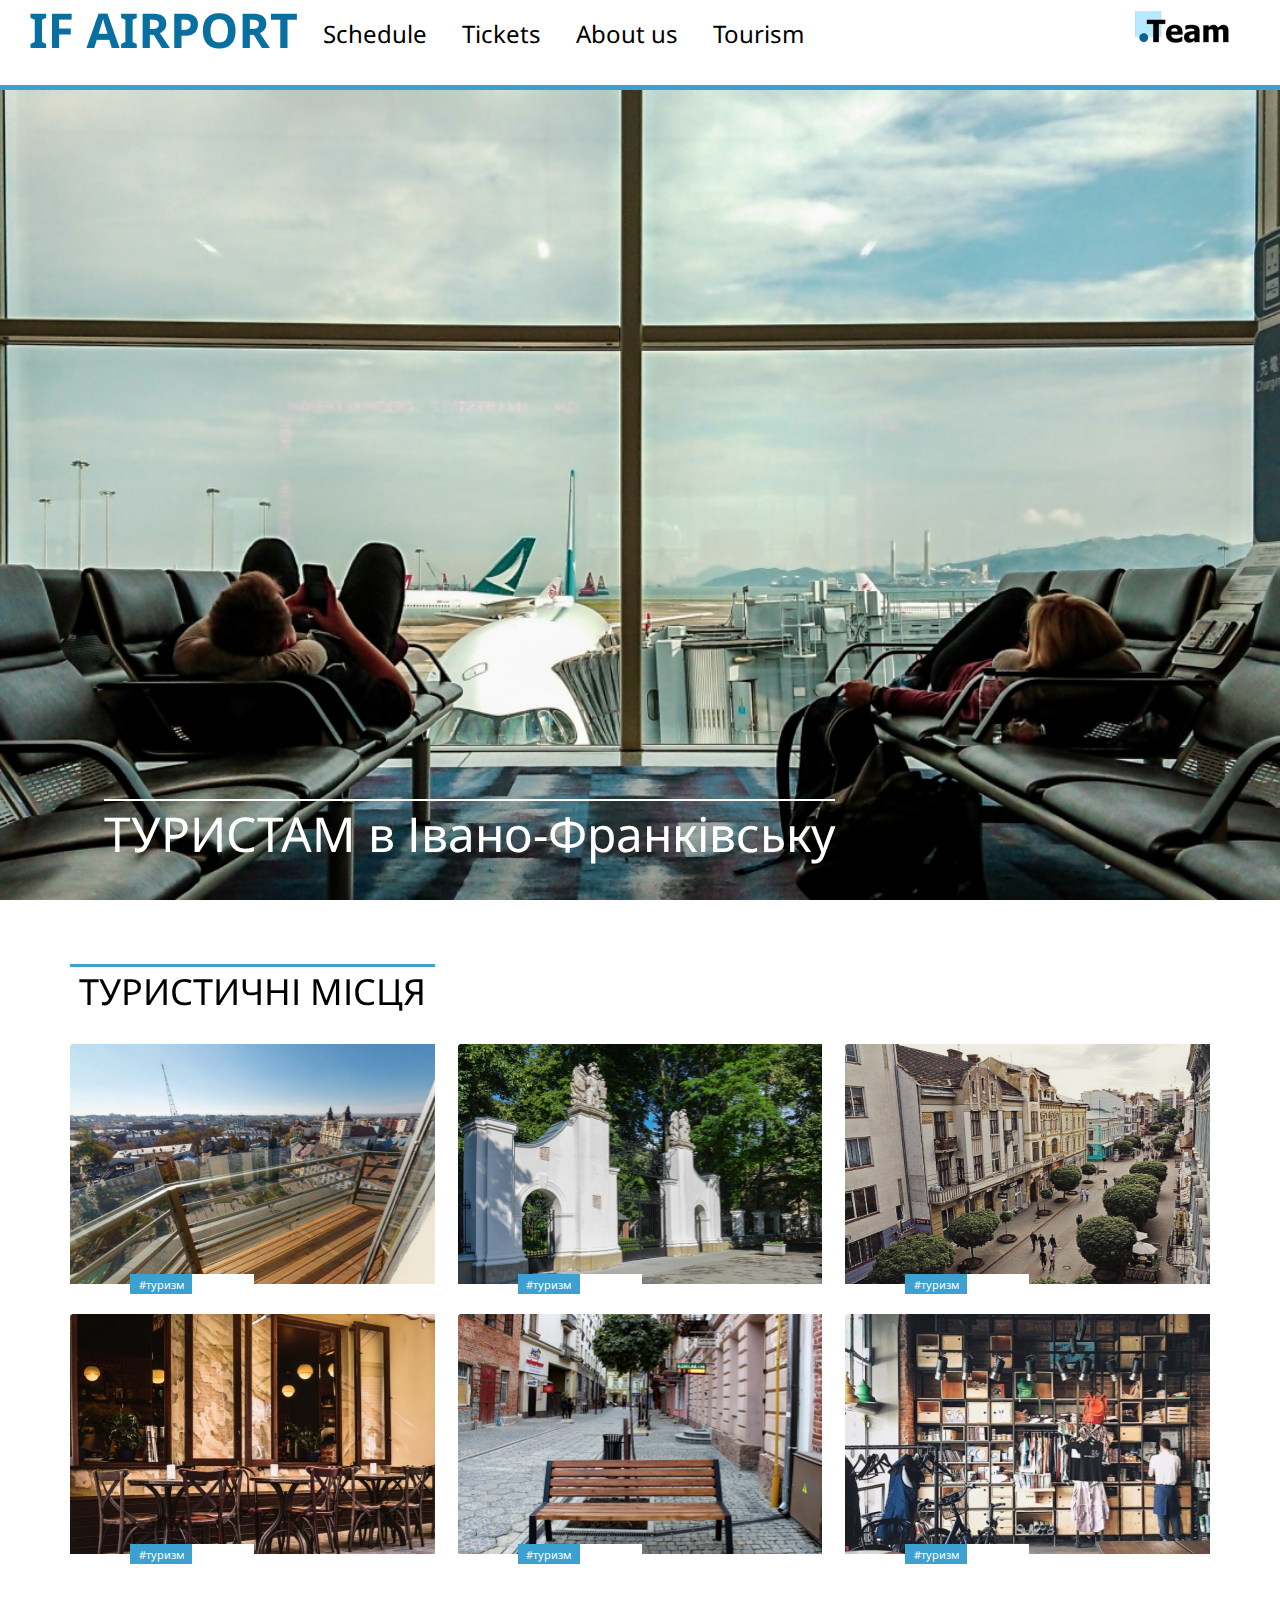
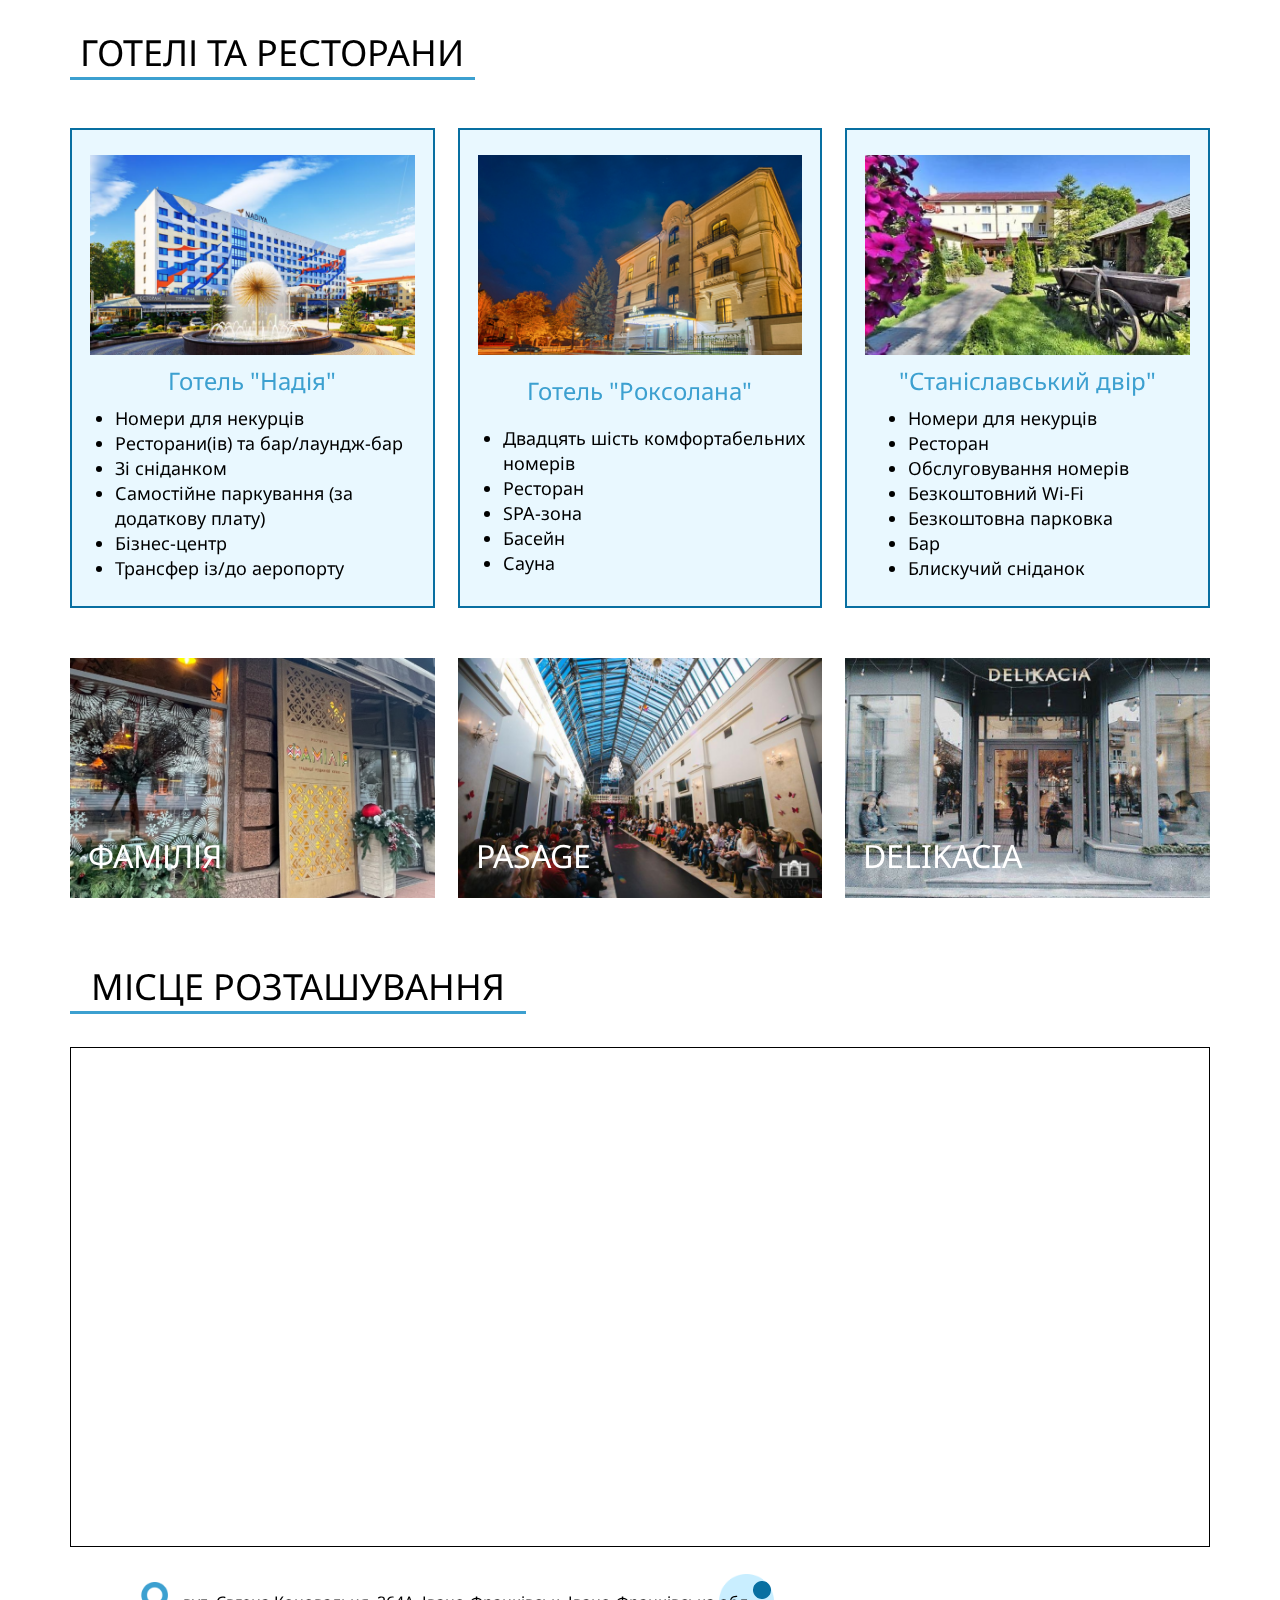
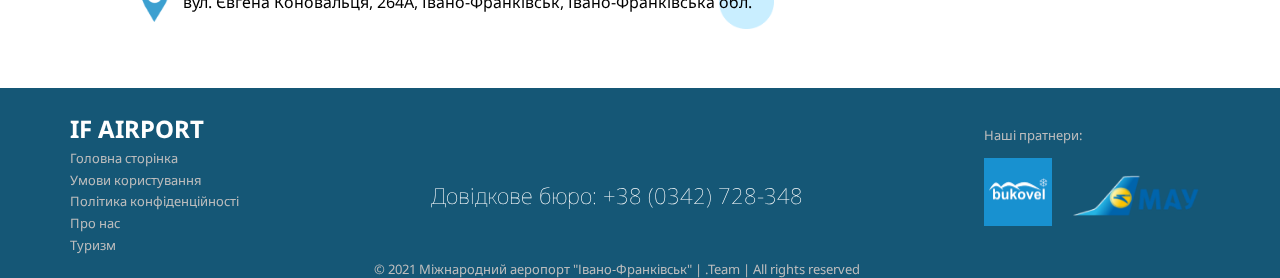
<file: tourism.html>
<!DOCTYPE html>
<html lang="en">
    <head>
        <meta charset="UTF-8">
        <meta http-equiv="X-UA-Compatible" content="IE=edge">
        <meta name="viewport" content="width=device-width, initial-scale=1.0">
        <link rel="stylesheet" href="css/tourism.css">
        <link rel="stylesheet" href="css/header.css">
        <link rel="preconnect" href="https://fonts.gstatic.com">
        <link href="https://fonts.googleapis.com/css2?family=Noto+Sans&display=swap" rel="stylesheet">
        <title>Tourism</title>
    </head>
    <body>
        <div class="wrapper">
            <header class="header">
                <div class="container">
                    <a href="main.html"><img src="img/IF AIRPORT.png" alt="" class="logo_name"></a>
                    <div class="menu">
                        <div class="menuitem"><a href="schedule.html" class="menulink">Schedule</a></div>
                        <div class="menuitem"><a href="ticket.html" class="menulink">Tickets</a></div>
                        <div class="menuitem"><a href="about.html" class="menulink">About us</a></div>
                        <div class="menuitem"><a href="tourism.html" class="menulink">Tourism</a></div>
                    </div>
                    <img src="img/Logo.png" alt="" class="logo_web">
                </div>
            </header>
            <div class="banner" id="parallax-window-2" data-parallax="scroll" data-image-src="img/banner.png">
                <div class="container">
                    <p class="banner__text">ТУРИСТАМ в Івано-Франківську</p>
                </div>
            </div>
            <div class="places">
                <div class="container">
                    <p class="places__title">ТУРИСТИЧНІ МІСЦЯ</p>
                    <div class="places__cards">
                        <div class="card card1">
                            <p class="card__title card__title1">РАТУША</p>
                            <p class="card__description card__description1">На ратуші працює оглядовий майданчик. Щоби піднятись на нього, необхідно буде здолати 166 сходинок. Він працює з вівторка по неділю, з 10:00 до 20:00 (останній підйом о 19:30). Понеділок — вихідний.</p>
                            <div class="tourism">
                                <div class="tourism__left">
                                    <P class="left__title">#туризм</P>
                                </div>
                                <div class="tourism__right"></div>
                            </div>
                        </div>
                        <div class="card card2">
                            <p class="card__title card__title2">ПАЛАЦ ПОТОЦЬКИХ</p>
                            <p class="card__description card__description2">Колишня резиденція засновників міста польських магнатів Потоцьких не завжди відкрита для відвідувачів, проте варто принаймні зазирнути за її ворота (вул. Шпитальна, 3).</p>
                            <div class="tourism">
                                <div class="tourism__left">
                                    <P class="left__title">#туризм</P>
                                </div>
                                <div class="tourism__right"></div>
                            </div>
                        </div>
                        <div class="card card3">
                            <p class="card__title card__title3">СТОМЕТРІВКА</p>
                            <p class="card__description card__description3">Центральна вулиця Франківська має назву Незалежності, але її початок – пішохідну вулицю з кав’ярнями, ресторанами та крамницями — в місті називають Стометрівкою. До речі, справжня її довжина — 450 м.</p>
                            <div class="tourism">
                                <div class="tourism__left">
                                    <P class="left__title">#туризм</P>
                                </div>
                                <div class="tourism__right"></div>
                            </div>
                        </div>
                        <div class="card card4">
                            <p class="card__title card__title4">НАЙМЕНША ВУЛИЦЯ</p>
                            <p class="card__description card__description4">Вулиця Івана Труша, що сполучає вулицю Лесі Українки та площу Ринок, є найменшою вулицею Франківська. Її довжина складає 65 м, ширина — 6 м. На цю вулицю виходить один з входів кав’ярні «Говорить Івано-Франківськ» (площа Ринок, 8).</p>
                            <div class="tourism">
                                <div class="tourism__left">
                                    <P class="left__title">#туризм</P>
                                </div>
                                <div class="tourism__right"></div>
                            </div>
                        </div>
                        <div class="card card5">
                            <p class="card__title card__title5">ВУЛ. ТРИНІТАРСЬКА</p>
                            <p class="card__description card__description5">Це одна з найдавніших вулиць у місті, практично його ровесниця. Раніше тут була розташована єврейська дільниця, однак після того, як поруч звели палац Потоцьких. Ця вуличка досить вузька: колись її ширина була розрахована на проїзд однієї брички.</p>
                            <div class="tourism">
                                <div class="tourism__left">
                                    <P class="left__title">#туризм</P>
                                </div>
                                <div class="tourism__right"></div>
                            </div>
                        </div>
                        <div class="card card6">
                            <p class="card__title card__title6">URBAN SPACE 100</p>
                            <p class="card__description card__description6">Дорогою з центру до залізничного вокзалу можна ще зазирнути до Urban Space 100 (вул. Михайла Грушевського, 19). І мова зараз не стільки про ресторан, як про крамницю, що працює в цьому закладі.</p>
                            <div class="tourism">
                                <div class="tourism__left">
                                    <P class="left__title">#туризм</P>
                                </div>
                                <div class="tourism__right"></div>
                            </div>
                        </div>
                    </div>
                </div>
            </div>
            <div class="hotels">
                <div class="container">
                    <p class="hotels__title">ГОТЕЛІ ТА РЕСТОРАНИ</p>
                    <div class="hotels__reatourants">
                        <div class="hotels__restourants-block hotel hotel1">
                            <div class="hotel__img hotel__img1"></div>
                            <p class="hotel__title hotel__title1">Готель "Надія"</p>
                            <ul class="hotel__list hotel__list1">
                                <li>Номери для некурців</li>
                                <li>Ресторани(ів) та бар/лаундж-бар</li>
                                <li>Зі сніданком</li>
                                <li>Самостійне паркування (за додаткову плату)</li>
                                <li>Бізнес-центр</li>
                                <li>Трансфер із/до аеропорту</li>
                            </ul>
                        </div>
                        <div class="hotels__restourants-block hotel hotel2">
                            <div class="hotel__img hotel__img2"></div>
                            <p class="hotel__title hotel__title2">Готель "Роксолана"</p>
                            <ul class="hotel__list hotel__list2">
                                <li>Двадцять шість комфортабельних номерів</li>
                                <li>Ресторан</li>
                                <li>SPA-зона</li>
                                <li>Басейн</li>
                                <li>Сауна</li>
                            </ul>
                        </div>
                        <div class="hotels__restourants-block hotel hotel3">
                            <div class="hotel__img hotel__img3"></div>
                            <p class="hotel__title hotel__title3">"Станіславський двір"</p>
                            <ul class="hotel__list hotel__list3">
                                <li>Номери для некурців</li>
                                <li>Ресторан</li>
                                <li>Обслуговування номерів</li>
                                <li>Безкоштовний Wi-Fi</li>
                                <li>Безкоштовна парковка</li>
                                <li>Бар</li>
                                <li>Блискучий сніданок</li>
                            </ul>
                        </div>
                        <a href="restourants/restourants.html" target="_blank" class="hotels__restourants-block restouranat restouranat1">
                            <p class="restoraunt__title">ФАМІЛІЯ</p>
                            <div class="pointer"></div>
                        </a>
                        <a href="restourants/restourants.html" target="_blank" class="hotels__restourants-block restouranat restouranat2">
                            <p class="restoraunt__title">PASAGE</p>
                            <div class="pointer"></div>
                        </a>
                        <a href="restourants/restourants.html" target="_blank" class="hotels__restourants-block restouranat restouranat3">
                            <p class="restoraunt__title">DELIKACIA</p>
                            <div class="pointer"></div>
                        </a>
                    </div>
                </div>
            </div>
            <div class="location">
                <div class="container">
                    <p class="location__text">МІСЦЕ РОЗТАШУВАННЯ</p>
                    <div class="location__banner"><iframe src="https://www.google.com/maps/embed?pb=!1m18!1m12!1m3!1d3119.8306875750545!2d24.70938336826301!3d48.887675916597594!2m3!1f0!2f0!3f0!3m2!1i1024!2i768!4f13.1!3m3!1m2!1s0x4730c6a9c8cd4edf%3A0x432dbc2e31eac441!2z0LLRg9C70LjRhtGPINCE0LLQs9C10L3QsCDQmtC-0L3QvtCy0LDQu9GM0YbRjywgMjY00JAsINCG0LLQsNC90L4t0KTRgNCw0L3QutGW0LLRgdGM0LosINCG0LLQsNC90L4t0KTRgNCw0L3QutGW0LLRgdGM0LrQsCDQvtCx0LvQsNGB0YLRjCwgNzYwMDA!5e0!3m2!1suk!2sua!4v1622806850053!5m2!1suk!2sua" width="100%" height="500px" style="border:0;" allowfullscreen="" loading="lazy"></iframe></div>
                    <div class="location__address">
                        <div class="location__pointer"></div>
                        <p class="address__description">вул. Євгена Коновальця, 264А, Івано-Франківськ, Івано-Франківська обл.</p>
                        <div class="circle1"></div>
                        <div class="circle2"></div>
                    </div>
                </div>
            </div> 
            <footer class="footer">
                <div class="container">
                    <div class="footer__menu">
                        <p class="footer__menu-title">IF AIRPORT</p>
                        <a href="" class="footer__menu-item">Головна сторінка</a>
                        <a href="" class="footer__menu-item">Умови користування</a>
                        <a href="" class="footer__menu-item">Політика конфіденційності</a>
                        <a href="" class="footer__menu-item">Про нас</a>
                        <a href="" class="footer__menu-item">Туризм</a>
                    </div>
                    <div class="footer__copyright">
                        <div class="footer__copyright-bottom">
                            <p class="footer__phone">Довідкове бюро: +38 (0342) 728-348</p>
                            <p class="footer__copyright-text">© 2021 Міжнародний аеропорт "Івано-Франківськ" |  .Team | All rights reserved</p>
                        </div>
                    </div>
                    <div class="footer__partners">
                        <p class="partners__text">Наші пратнери:</p>
                        <div class="partners__img">
                            <div class="partners__img1"></div>
                            <div class="partners__img2"></div>
                        </div>
                    </div>    
                </div>
            </footer>
        </div>
        <script src="https://ajax.googleapis.com/ajax/libs/jquery/1.11.0/jquery.min.js"></script>
        <script src="js/parallax.min.js"></script>
        <script src="js/script.js"></script>
    </body>
</html>
</file>
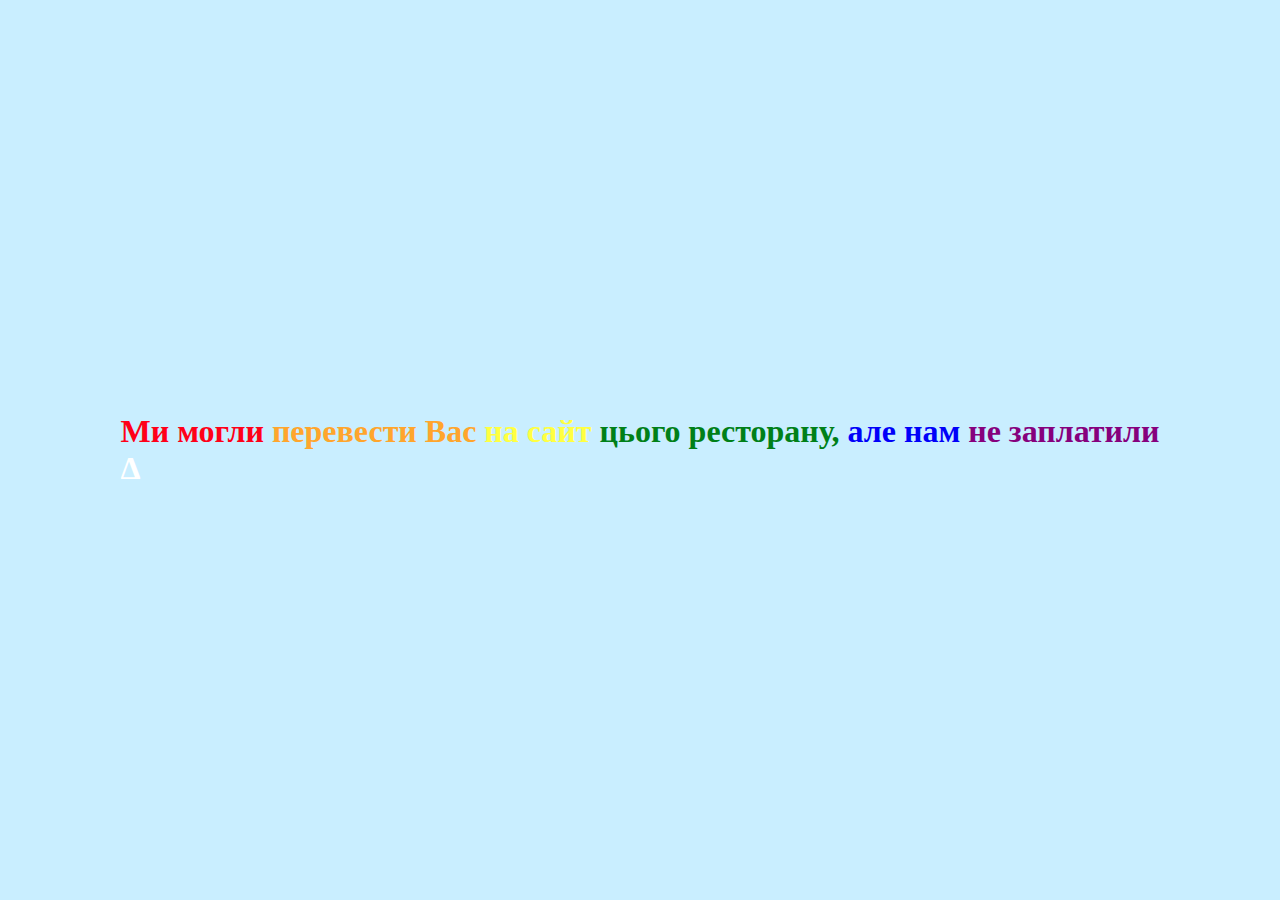
<file: restourants/restourants.html>
<!DOCTYPE html>
<html>
	<head>
		<title>Ресторани</title>
		<link rel="stylesheet" href="css/restaurants.css">
		<meta charset="utf-8">
	</head>
	<body>
		<div class="container">
			<header class="header"></header>
			<h1 class="title"><span>Ми могли </span><span>перевести Вас</span> <span>на сайт</span><span> цього ресторану,</span><span> але нам</span> <span>не заплатили</span><br><span>&Delta;</span></h1>
		</div>
	</body>
</html>
</file>
<file: css/about.css>
* {
	padding: 0;
	margin: 0;
	box-sizing: border-box;
}

.container{
	max-width: 1440px;
	margin: 0 auto;
	position: relative;
}
img{
	max-width: 100%;
}
body{
	font-family: 'Noto Sans', sans-serif;
}

/******Heading Styles******/

.header{
	height: 10vh;
	width: 100vw;
	background: #fff;
	border-bottom: 5px solid #3CA0D0;
	position: fixed;
	z-index: 3;
}

.header .container{
	display: flex;
	align-items: center;
	justify-content: space-between;
	padding: 0px 30px;
}

.menu{
	display: flex;
	justify-content: center;
	align-items: center;
	margin-right: 250px;
}
.menu__item{
	margin-right: 35px;
}
.menu__link{
	text-decoration: none;
	color: #212121;
	position: relative;
	font-size: 24px;
}
.menu__link:before{
  content: " ";
  background: #3ca0d0;
  width: 0%;
  height: 2px;
  position: absolute;
  bottom: 0px;
  left: 0px;
  transition: all 0.3s;
}
.menu__link:hover:before{
  width: 100%;
}
/******Banner Styles******/

.main{
	padding-top: 10vh;
	display: flex;
	flex-direction: column;
}
#parallax-window {
    min-height: 90vh;
    background: transparent;
}
.banner .container{
	padding: 0px 30px;
	display: flex;
	height: 90vh;
	justify-content: flex-end;
	align-items: flex-start;
	flex-direction: column;
	padding-bottom: 49px;
}
.banner__heading{
	font-size: 48px;
	color: #fff;
	font-weight: 300;
}
.banner_line{
	background: #fff;
	height: 1px;
	width: 500px;
}

/******History && Facts Styles******/
.history {
	width: 100%;
	font-size: 18px;
	margin-top: 82px;
	align-self: flex-end;
}
.history .container{
	background: #fff;
	padding: 10px 0px 42px 44px;
}
.history_bg{
	width: 90%;
	padding: 10px 18px 42px 44px;
	margin-left: auto;
	margin-right: 0;
	background: #C9EEFF;
}
.history h1, .fact h1{
	text-align: center;
	border-bottom: 3px solid #3CA0D0;
	width: 200px;
	margin: 0 auto;
	margin-bottom: 25px;
	font-size: 48px;
	font-weight: 300;
}

.fact h1 {
	width: 170px;
	padding-bottom: 10px;
	margin-top: 10px;
}

.fact {
	width: 100%;
	margin: 100px 0 145px 0px;
	padding: 21px 46px 35px 0px;
	line-height: 25px;

}
.fact .container{
	background: #fff;
	padding: 21px 46px 35px 0px;
}
.fact_bg{
	width: 90%;
	padding: 21px 46px 35px 70px;

	margin-left: auto;
	margin-right: 0;
	background: #C9EEFF;
	margin-right: auto;
	margin-left: 0;
}

/******Photos Styles*******/

.photos .container{
	text-align: center;
	padding: 0px 30px;
}
.photos__blocks{
	display: flex;
	flex-direction: row;
	flex-wrap: wrap;
	justify-content: space-between;
	align-items: center;
	margin-right: -10px;
}
.photos__heading{
	text-align: center;
	border-bottom: 3px solid #3CA0D0;
	display:  inline-block;
	margin: 0 auto;
	margin-bottom: 25px;
	font-size: 48px;
}
.photos__block{
	margin-bottom: 30px;
	margin-right: 10px;
}
.photos__block:hover img{
	transform: scale(1.03);
	transition: all 1s;
}
.photos_block-1{
	width: 52%;
	height: 494px;
	display: flex;
	align-items: flex-end;
}
.photos_block-1{
	height: 494px;
}
.photos_block-2 img{
	height: 340px;
}
.photos_block-2{
	width: 47%;
	height: 494px;
	display: flex;
	justify-content: space-between;
	align-items: flex-end;
	flex-direction: column;
	margin-right: 0;
}
.photos_block-3{
	width: 100%;
	padding: 0;
	height: auto;
	margin-right: 0;
	display: flex;
	flex-direction: column;
	justify-content: space-between;
}
.photos_block-3 img{
	width: 100%;
}
.photos_block-4{
	width: 53%;
	height: 428px;
	
}
.photos_block-5{
	width: 36%;
	height: 400px;
	margin-right: 0;
	display: flex;
	flex-direction: column;
	justify-content: space-between;
	align-items: flex-end;
}
.photos_block-6{
	width: 100%;
	height: 588px;
	margin-right: 0;
	display: flex;
	justify-content: space-between;
}
.photos__line{
	height: 2px;
	background: #3CA0D0;
	margin-bottom: 10px;
}
.photos_line-1{
	width: 514px;
}
.photos_line-2{
	width: 250px;
}
.photos_line-3{
	width: 387px;
}
.photos_line-4{
	width: 1098px;
	margin-bottom: 30px;
}
.photos_line-5{
	width: 514px;
	height: 2px;
}
.photos_line-6{
	width: 445px;
	height: 2px;
}
.photos_line-7{
	width: 319px;
	height: 2px;
}

.photos_line-8{
	width: 2px;
	height: 493px;
	margin-right: -110px;
}
.photos_line-9{
	width: 2px;
	height: 368px;
	margin-right: -140px;
}
.photos_line-10{
	width: 2px;
	height: 368px;
}

/******Footer Styles*******/
/*.footer {
	width: 100%;
	height: 200px;
	background: #155776;
	display: grid;
	grid-template-columns: 1fr 2fr 1fr;
	grid-template-rows: 1fr auto;
	padding: 37px 64px 9px 85px;
	color: #BDBDBD;
}
.footer_menu {
	font-size: 13px;
}
.footer_menu h1 {
	color: white;
	font-size: 24px;
}*/

/*.certificate {
	color: white;
	text-align: center;
	font-size: 18px;
	padding-top: 48px;
}

.partners {
	font-size: 13px;
	display: grid;
	grid-template-columns: repeat(2, auto);
	grid-template-rows: repeat(2, auto);
}

.partners p {
	grid-column: 1/3;
}

.rights {
	grid-column: 1/4;
	text-align: center;
	font-size: 13px;
}*/


.footer{
    margin-top: 5%;
    height: 220px;
    width: 100%;
    background: #155776;
}
.footer .container{
    height: 100%;
    display: flex;
    justify-content: space-between;
    align-items: center;
    padding: 0% 2%;
}
.footer__menu{
    width: 16%;
    height: 75%;
    display: flex;
    flex-direction: column;
    align-items: flex-start;
    justify-content: space-between;
}
.footer__menu-title{
    font-style: normal;
    font-weight: bold;
    font-size: 24px;
    line-height: 33px;
    color: #FFFFFF;
}
.footer__menu-item{
    font-style: normal;
    text-decoration: none;
    font-weight: normal;
    font-size: 13px;
    line-height: 18px;
    color: #BDBDBD;
}
.footer__copyright{
    width: 65%;
    height: 100%;
    display: flex;
    flex-direction: column;
    align-items: center;
    justify-content: center;
    position: relative;
}
.footer__phone{
    font-style: normal;
    font-weight: lighter;
    font-size: 22px;
    line-height: 25px;
    color: #FFFFFF;
}
.footer__coright-text{
    font-style: normal;
    font-weight: normal;
    font-size: 13px;
    line-height: 18px;
    color: #BDBDBD;
    vertical-align: bottom;
    position: absolute;
    top: 200px;
}
.footer__partners{
    width: 20%;
    height: 60%;
    display: flex;
    flex-direction: column;
    align-items: flex-start;
    justify-content: space-between;
}
.partners__text{
    font-style: normal;
    font-weight: normal;
    font-size: 13px;
    line-height: 18px;
    color: #BDBDBD;
}
.partners__img{
    width: 100%;
    height: 90%;
    display: flex;
    align-items: center;
    justify-content: space-between;
}
.partners__img1{
    width: 30%;
    height: 70%;
    background-image: url(../img/bukovel.png);
    background-repeat: no-repeat;
    background-size: 100%;
}
.partners__img2{
    width: 70%;
    height: 70%;
    background-image: url(../img/MAY.png);
    background-repeat: no-repeat;
    background-size: 100%;
}
</file>
<file: css/header.css>
.header{
	height: 10vh;
	width: 100vw;
	background: #fff;
	border-bottom: 5px solid #3CA0D0;
	position: fixed;
	z-index: 3;
}

.header .container{
	display: flex;
	align-items: center;
	justify-content: space-between;
	padding: 0px 30px;
}

.menu{
	display: flex;
	justify-content: center;
	align-items: center;
	margin-right: 250px;
}
.menu__item{
	margin-right: 35px;
}
.menu__link{
	text-decoration: none;
	color: #212121;
	position: relative;
	font-size: 24px;
}
.menu__link:before{
  content: " ";
  background: #3ca0d0;
  width: 0%;
  height: 2px;
  position: absolute;
  bottom: 0px;
  left: 0px;
  transition: all 0.3s;
}
.menu__link:hover:before{
  width: 100%;
}
</file>
<file: css/main.css>
* {
	padding: 0;
	margin: 0;
	box-sizing: border-box;
}

.container{
	max-width: 1440px;
	margin: 0 auto;
	position: relative;
}
img{
	max-width: 100%;
}
body{
	font-family: 'Noto Sans', sans-serif;
}

/******Heading Styles******/

/******Banner Styles******/

.main{
	padding-top: 10vh;
	display: flex;
	flex-direction: column;
}
.banner .container{
	padding: 0px;
	display: flex;
	height: 90vh;
	justify-content: flex-end;
	align-items: flex-start;
	flex-direction: column-reverse;
	padding-bottom: 49px;
}
.banner__heading{
	font-size: 55px;
	color: #fff;
	font-weight: 300;
	border-bottom: 2px solid white;
	max-width: 521px;
	margin-left:100px;
	font-weight: 300;
	font-size: 70px;
	line-height: 95px;
	margin-top: 100px;
}
.banner__status{
	margin-top: 10px;
	display: flex;
	align-items: center;
	align-self: flex-end;
	padding: 30px;
}
.banner__city{
	margin-right: 20px;
	color: #fff;
}
.banner__hour{
	background: #fff;
	color:  #000;
	border-radius: 3px;
	padding: 5px 10px;
}

/*****Info Styles******/
.info{
	margin-top: 75px;
	padding: 0px 30px;
}
.info__text{
	font-size: 16px;
	line-height: 21.79px;
	padding: 24px 50px 23px 32px;
	width: 100%;
}
.corona{
	max-width: 1200px;
	height: auto;
	border: 1px solid #3CA0D0;
	margin: 0 auto;
}
.corona_img{
	float:left; 
	margin-top: 100px;
	margin-left: 30px;
	margin-right: 20px;
	width: 230px;
	height: 250px;
	padding-top: 10px;
	padding-left: 20px;
}
.corona_alert{
	width: 100%;
}
/*****Flights Styles******/
.closest_flights{
	margin: 0 auto;
font-style: normal;
font-weight: normal;
font-size: 36px;
line-height: 42px;
text-align: center;
color: white;
height:37px;
margin-top:50px;
}
.flights{

	padding: 0px 30px;
	background: #086FA1;
	color: white;
}
.flights__icon{
	width: 32px;
}
.flights__header{
	display: flex;
	justify-content: space-between;
	border-bottom: 5px solid #086FA1;
	padding-bottom: 10px;
	color: white;
}
.flights__heading{
	font-family: Noto Sans;
	font-style: normal;
	font-weight: normal;
	font-size: 36px;
	line-height: 49px;
	color: white;
}

.table__header{
	padding: 0px 30px 10px 30px;
	margin-top: 60px;
	display: flex;
	font-size: 16px;
	font-weight: 700;
	justify-content: space-between;
	border-bottom:  2px solid white;
}
.table__main{
	display: flex;
	flex-direction: column;
	align-items: center;
	margin-top: 30px;
}
.table__line{
	display: flex;
	transition: background 0.5s;
	padding: 5px 30px 7px 30px;
	justify-content: space-between;
	align-items: center;
	width: 100%;
	color: white;
	margin-bottom: 10px;
	background: #086FA1;
}
}
.table__day{
	width: 20%;
}
.day__icon{
	width: 15px;
	height: 15px;
	font-size: 12px;
	margin: 2px;
}
.day__icon-blue{
	background: white;
	color:  #086FA1;
	border-radius: 3px;
	padding: 5px;
}
.table__race{
	width: 25%;
}
.table__company{
	display: flex;
	align-items: center;
}
.table__company img{
	margin-right: 10px;
	width: 30%;
}
.table__departure{
	width: 5%;
	display: flex;
	justify-content: center;
}
.table__arrival{
	width: 5%;
	display: flex;
	justify-content: center;
}
.table__plane{
	width: 10%;
}
.flights_graph{
height: 40px;
width: 250px;
margin: 0 auto;
text-align: center;
padding-top: 2px;
font-style: normal;
font-weight: 300;
font-size: 24px;
line-height: 28px;
color: white;
border: 2px solid white;
margin-top: 70px;
margin-bottom: 40px;
}
.flights_graph:hover a{
	color: #086FA1;
}
.flights_graph:hover{
	background: white;
}
.flights_graph a{
	text-decoration: none;
	color: #fff;
}
.transition{
  transition: 1s;
}

/*****Якась група хз styles****/

.some_group_idk{
	display: flex;
	align-content: space-between;
	width: 1200px;
	height: 360px;
	border-top: 2px solid #BDBDBD;
	border-bottom: 2px solid #BDBDBD;
	margin: 0 auto;
	margin-top: 125px;
}
.group_tickets{
	width: 25%;
	height: 100%;
	padding-top: 5%;
}
.some_group_idk a{
	text-decoration: none;
	color: #000;
}
.group_tickets_img{
	width: 65%;
	height: 46%;
	background: #086FA1;
	margin: 0 auto;
	clip-path: circle(40% at 50% 50%);
	cursor: pointer;
}
.group_ideas{
	width: 25%;
	height: 100%;
	padding-top: 5%;
}
.group_ideas_img{
	width: 65%;
	height: 46%;
	background: #086FA1;
	margin: 0 auto;
	clip-path: circle(40% at 50% 50%);
}
/*.arrow{
	height: 100%;
	display: none;
	margin-left: 40px;
	margin-top: -80px;
}
.some_group_idk div:hover p .arrow{
	display:  inline-block;
}*/
.group_tickets_text{
	display: flex;
	justify-content: space-around;
	align-items: center;
	margin-top: 10px;
	transition: all 1s ease-out;
}
.group_about{
	width: 25%;
	height: 100%;
	padding-top: 5%;
}
.group_about_img{
	width: 65%;
	height: 46%;
	background: #086FA1;
	margin: 0 auto;
	clip-path: circle(40% at 50% 50%);
}
.group_weather{
	width: 25%;
	height: 100%;
	padding-top: 5%;
}
.group_weather_img{
	width: 65%;
	height: 46%;
	background: #086FA1;
	margin: 0 auto;
	clip-path: circle(40% at 50% 50%);
}
.some_group_idk img,.some_group_idk  .group_tickets_text{
	cursor: pointer;
}
.group_tickets_img{
	cursor: pointer;
}
.group_tickets_img:hover{
	width: 70%;
	height: 50%;
	cursor: pointer;
}
.group_ideas_img:hover{
	width: 70%;
	height: 50%;
}
.group_about_img:hover{
	width: 70%;
	height: 50%;
}
.group_weather_img:hover{
	width: 70%;
	height: 50%;
}
.additional_banner{
	width: 1150px;
	height: 150px;
	margin: 0 auto;
	margin-top: 100px;
	background-size: 100%;
	background-position: center;
	background-repeat: no-repeat;
	background-image: url(../img/addbanner.png);
}

/*****Footer Styles****/
.footer{
    margin-top: 5%;
    height: 220px;
    width: 100%;
    background: #155776;
}
.footer .container{
    height: 100%;
    display: flex;
    justify-content: space-between;
    align-items: center;
    padding: 0% 2%;
}
.footer__menu{
    width: 16%;
    height: 75%;
    display: flex;
    flex-direction: column;
    align-items: flex-start;
    justify-content: space-between;
}
.footer__menu-title{
    font-style: normal;
    font-weight: bold;
    font-size: 24px;
    line-height: 33px;
    color: #FFFFFF;
}
.footer__menu-item{
    font-style: normal;
    text-decoration: none;
    font-weight: normal;
    font-size: 13px;
    line-height: 18px;
    color: #BDBDBD;
}
.footer__copyright{
    width: 65%;
    height: 100%;
    display: flex;
    flex-direction: column;
    align-items: center;
    justify-content: center;
    position: relative;
}
.footer__phone{
    font-style: normal;
    font-weight: lighter;
    font-size: 22px;
    line-height: 25px;
    color: #FFFFFF;
}
.footer__coright-text{
    font-style: normal;
    font-weight: normal;
    font-size: 13px;
    line-height: 18px;
    color: #BDBDBD;
    vertical-align: bottom;
    position: absolute;
    top: 200px;
}
.footer__partners{
    width: 20%;
    height: 60%;
    display: flex;
    flex-direction: column;
    align-items: flex-start;
    justify-content: space-between;
}
.partners__text{
    font-style: normal;
    font-weight: normal;
    font-size: 13px;
    line-height: 18px;
    color: #BDBDBD;
}
.partners__img{
    width: 100%;
    height: 90%;
    display: flex;
    align-items: center;
    justify-content: space-between;
}
.partners__img1{
    width: 30%;
    height: 70%;
    background-image: url(../img/bukovel.png);
    background-repeat: no-repeat;
    background-size: 100%;
}
.partners__img2{
    width: 70%;
    height: 70%;
    background-image: url(../img/MAY.png);
    background-repeat: no-repeat;
    background-size: 100%;
}
</file>
<file: css/schedule.css>
* {
	padding: 0;
	margin: 0;
	box-sizing: border-box;
}

.container{
	max-width: 1440px;
	margin: 0 auto;
	position: relative;
}
img{
	max-width: 100%;
}
body{
	font-family: 'Noto Sans', sans-serif;
}

/******Heading Styles******/
/******Banner Styles******/
.banner__status{
	margin-top: 10px;
	display: flex;
	align-items: center;
	align-self: flex-end;
	margin-bottom: 55vh;
	padding: 30px;
}
.banner__city{
	margin-right: 20px;
	color: #fff;
}
.banner__hour{
	background: #fff;
	color:  #000;
	border-radius: 3px;
	padding: 5px 10px;
}
.main{
	padding-top: 10vh;
	display: flex;
	flex-direction: column;
}
#parallax-window {
    min-height: 90vh;
    background: transparent;
}
.banner .container{
	padding: 0px 30px;
	display: flex;
	height: 90vh;
	justify-content: flex-end;
	align-items: flex-start;
	flex-direction: column;
	padding-bottom: 49px;
}
.banner__heading{
	font-size: 48px;
	color: #fff;
	font-weight: 300;
}
.banner_line{
	background: #fff;
	height: 1px;
	width: 500px;
}

/*****Info Styles******/
.info{
	margin-top: 54px;
	padding: 0px 30px;
}
.info__text{
	border: 1px solid #3CA0D0;
	font-size: 16px;
	line-height: 21.79px;
	padding: 24px 108px 23px 32px;
	width: 90%;
}

/*****Flights Styles******/

.flights{
	margin-top: 75px;
	padding: 0px 30px;
}
.flights__icon{
	width: 32px;
}
.flights__header{
	display: flex;
	justify-content: space-between;
	border-bottom: 5px solid #086FA1;
	padding-bottom: 10px;
}
.flights__heading{
	font-family: Noto Sans;
	font-style: normal;
	font-weight: normal;
	font-size: 36px;
	line-height: 49px;
}

.table__header{
	padding: 0px 30px 10px 30px;
	margin-top: 60px;
	display: flex;
	font-size: 16px;
	font-weight: 700;
	justify-content: space-between;
	border-bottom:  2px solid black;
}
.table__main{
	display: flex;
	flex-direction: column;
	align-items: center;
	margin-top: 30px;
}
.table__line{
	display: flex;
	padding: 5px 30px 7px 30px;
	justify-content: space-between;
	align-items: center;
	width: 100%;
	color: #086FA1;
	margin-bottom: 10px;
}
.table__line:hover{
	background: #086FA1;
	color: #fff;
}
.table__line:hover .day__icon-blue{
	background: #fff;
	color: #086FA1;

}
.table__day{
	width: 20%;
}
.day__icon{
	width: 15px;
	height: 15px;
	font-size: 12px;
	margin: 2px;
}
.day__icon-blue{
	background: #086FA1;
	color:  #fff;
	border-radius: 3px;
	padding: 5px;
}
.table__race{
	width: 25%;
}
.table__company{
	display: flex;
	align-items: center;
}
.table__company img{
	margin-right: 10px;
	width: 30%;
}
.table__departure{
	width: 5%;
	display: flex;
	justify-content: center;
}
.table__arrival{
	width: 5%;
	display: flex;
	justify-content: center;
}
.table__plane{
	width: 10%;
}
/*****Footer Styles****/
.footer{
    margin-top: 5%;
    height: 220px;
    width: 100%;
    background: #155776;
}
.footer .container{
    height: 100%;
    display: flex;
    justify-content: space-between;
    align-items: center;
    padding: 0% 2%;
}
.footer__menu{
    width: 16%;
    height: 75%;
    display: flex;
    flex-direction: column;
    align-items: flex-start;
    justify-content: space-between;
}
.footer__menu-title{
    font-style: normal;
    font-weight: bold;
    font-size: 24px;
    line-height: 33px;
    color: #FFFFFF;
}
.footer__menu-item{
    font-style: normal;
    text-decoration: none;
    font-weight: normal;
    font-size: 13px;
    line-height: 18px;
    color: #BDBDBD;
}
.footer__copyright{
    width: 65%;
    height: 100%;
    display: flex;
    flex-direction: column;
    align-items: center;
    justify-content: center;
    position: relative;
}
.footer__phone{
    font-style: normal;
    font-weight: lighter;
    font-size: 22px;
    line-height: 25px;
    color: #FFFFFF;
}
.footer__coright-text{
    font-style: normal;
    font-weight: normal;
    font-size: 13px;
    line-height: 18px;
    color: #BDBDBD;
    vertical-align: bottom;
    position: absolute;
    top: 200px;
}
.footer__partners{
    width: 20%;
    height: 60%;
    display: flex;
    flex-direction: column;
    align-items: flex-start;
    justify-content: space-between;
}
.partners__text{
    font-style: normal;
    font-weight: normal;
    font-size: 13px;
    line-height: 18px;
    color: #BDBDBD;
}
.partners__img{
    width: 100%;
    height: 90%;
    display: flex;
    align-items: center;
    justify-content: space-between;
}
.partners__img1{
    width: 30%;
    height: 70%;
    background-image: url(../img/bukovel.png);
    background-repeat: no-repeat;
    background-size: 100%;
}
.partners__img2{
    width: 70%;
    height: 70%;
    background-image: url(../img/MAY.png);
    background-repeat: no-repeat;
    background-size: 100%;
}
</file>
<file: css/ticket.css>
@import url('https://fonts.googleapis.com/css2?family=Noto+Sans&display=swap');

* {
	margin: 0;
	padding: 0;
	box-sizing: border-box;
	font-family: 'Noto Sans', sans-serif;
}

.container {
	max-width: 100vw;
}

.header{
	height: 10vh;
	width: 100vw;
	background: #fff;
	border-bottom: 5px solid #3CA0D0;
	position: fixed;
	z-index: 1000;
}

.header .container{
	display: flex;
	align-items: center;
	justify-content: space-between;
	padding: 0px 30px;
}

.menu{
	display: flex;
	justify-content: center;
	align-items: center;
	margin-right: 250px;
}
.menu__item{
	margin-right: 35px;
}
.menu__link{
	text-decoration: none;
	color: #212121;
	position: relative;
	font-size: 24px;
}
.menu__link:before{
  content: " ";
  background: #3ca0d0;
  width: 0%;
  height: 2px;
  position: absolute;
  bottom: 0px;
  left: 0px;
  transition: all 0.3s;
}
.menu__link:hover:before{
  width: 100%;
}
/* основна частина */
#parallax-window {
    min-height: 100vh;
    background: transparent;
}
.banner .container{
	padding: 0px 30px;
	display: flex;
	height: 100vh;
	justify-content: flex-end;
	align-items: flex-start;
	flex-direction: column;
	padding-bottom: 49px;
}
.banner__heading{
	font-size: 48px;
	color: #fff;
	font-weight: 300;
}
.banner_line{
	background: #fff;
	height: 1px;
	width: 500px;
}


.ticket-title {
	width: 100%;
	height: 750px;
	background-image: url(../img/ticket_main.png);
	background-size: cover;
	background-repeat: no-repeat;
	padding: 0 12% 42px 12%;
	display: flex;
	flex-direction: column-reverse;
	font-size: 48px;
	color: white;
}

.ticket-mid {
	width: 1280px;
	margin: 0 auto;
	margin-top: 160px;
	margin-bottom: 30px;
	display: flex;
	justify-content: space-between;
	align-items: center;
}

.ticket-mid .line {
	background: #BDBDBD;
	width: 1146px;
}

.line {
	width: 500px;
	height: 1px;
	background: white;
}


/*FLIGHTS*/


.flights {
	width: 1280px;
	border: 3px solid #086FA1;
	height: 100%;
	padding: 30px 50px;
	margin: 0 auto;
	margin-bottom: 100px;
	display: flex;
	flex-direction: column;
}
.flights__heading{
	font-size: 36px;
	color: #086FA1;
}
.flights__content{
	width: 100%;
	height: 100%;
	display: flex;
	justify-content: space-between;
	margin-top: 50px;
}
.flights__field {
	width: 48%;
	height: 100%;
}
.form__field {
	width: 360px;
	margin-bottom: 38px;
}
.form__label {
	font-size: 16px;
	color: black;
}
.form__input {
	width: 100%;
	height: 40px;
	padding-left: 10px;
	background-color: #F0F0F0;
	border: 1px solid #3CA0D0;
}
.form__number {
	display: flex;
	justify-content: space-between;
	align-items: center;
}
.people-quantity {
	width: auto;
	height: 100%;
}
.people__settings {
	width: auto;
	height: 40px;
	display: flex;
}
.people__option {
	width: 40px;
	height: 40px;
	display: flex;
	justify-content: center;
	align-items: center;
	transition: 0.1s;
}
.central-option {
	padding-left: 14px;
	font-size: 18px;
	background-color: #F0F0F0;
	border: 1px solid #3CA0D0;
}
.people__image {
	width: 20px;
}
.mark:hover{
	background-color: #F0F0F0;
}
.form__button {
	width: 160px;
	height: 46px;
	background-color: #086FA1;
	border: 0;
	color: white;
	font-size: 22px;
	border-radius: 5px;
}
.form__button:focus {
	filter: brightness(0.9);
}
option {
	font-size: 16px;
}

.flights__city {
	width: 550px;
	height: 160px;
	margin-bottom: 27px;
	background-repeat: no-repeat;
	background-size: cover;
	background-position: center;
	display: flex;
	align-items: center;
	padding-left: 20px;
	position: relative;
}
.city1 {
	background-image: url(../img/kyiv.png);
}
.city2 {
	background-image: url(../img/dnipro.png);
}
.city3 {
	background-image: url(../img/odesa.png);
}
.city__plane {
	width: 48px;
	height: 48px;
	margin-right: 17px;
	margin-top: 26px;
	z-index: 100;
}
.city__heading {
	color: white;
	font-size: 48px;
	z-index: 100;
}
.for-filter {
	width: 550px;
	height: 160px;
	background-color: rgb(0, 0, 0, 0.4);
	position: absolute;
	top: 0;
	left: 0;
	z-index: 10;
}


/*FLIGHTS end*/



.footer{
    height: 220px;
    width: 100%;
    background: #155776;
}
.footer .container{
    height: 100%;
    display: flex;
    justify-content: space-between;
    align-items: center;
    padding: 0% 2%;
}
.footer__menu{
    width: 16%;
    height: 75%;
    display: flex;
    flex-direction: column;
    align-items: flex-start;
    justify-content: space-between;
}
.footer__menu-title{
    font-style: normal;
    font-weight: bold;
    font-size: 24px;
    line-height: 33px;
    color: #FFFFFF;
}
.footer__menu-item{
    font-style: normal;
    text-decoration: none;
    font-weight: normal;
    font-size: 13px;
    line-height: 18px;
    color: #BDBDBD;
}
.footer__copyright{
    width: 65%;
    height: 100%;
    display: flex;
    flex-direction: column;
    align-items: center;
    justify-content: center;
    position: relative;
}
.footer__phone{
    font-style: normal;
    font-weight: lighter;
    font-size: 22px;
    line-height: 25px;
    color: #FFFFFF;
}
.footer__coright-text{
    font-style: normal;
    font-weight: normal;
    font-size: 13px;
    line-height: 18px;
    color: #BDBDBD;
    vertical-align: bottom;
    position: absolute;
    top: 200px;
}
.footer__partners{
    width: 20%;
    height: 60%;
    display: flex;
    flex-direction: column;
    align-items: flex-start;
    justify-content: space-between;
}
.partners__text{
    font-style: normal;
    font-weight: normal;
    font-size: 13px;
    line-height: 18px;
    color: #BDBDBD;
}
.partners__img{
    width: 100%;
    height: 90%;
    display: flex;
    align-items: center;
    justify-content: space-between;
}
.partners__img1{
    width: 30%;
    height: 70%;
    background-image: url(../img/bukovel.png);
    background-repeat: no-repeat;
    background-size: 100%;
}
.partners__img2{
    width: 70%;
    height: 70%;
    background-image: url(../img/MAY.png);
    background-repeat: no-repeat;
    background-size: 100%;
}
</file>
<file: css/tourism.css>
*{
    margin: 0;
    padding: 0;
    box-sizing: border-box;
    font-family: 'Noto Sans', sans-serif;
}
.wrapper{
    height: auto;
}
.container{
    max-width: 1140px;
    margin: 0 auto;
    position: relative;
}
/* HEADER */ /* HEADER */ /* HEADER */ /* HEADER */ /* HEADER */ /* HEADER */
.header{
    height: 10vh;
    width: 100vw;
    background: #fff;
    border-bottom: 5px solid #3CA0D0;
    position: fixed;
    z-index: 3;
}
.header .container{
    display: flex;
    align-items: center;
    justify-content: space-between;
    max-width: 1440px !important;
    padding: 0 30px;
}
.menu{
    display: flex;
    justify-content: center;
    align-items: center;
    margin-right: 100px;
}
.menuitem{
    margin-right: 35px;
}
.menulink{
    text-decoration: none;
    font-size: 24px;
    color: #000000;
    position: relative;
}
.menulink:before{
  content: " ";
  background: #3ca0d0;
  width: 0%;
  height: 2px;
  position: absolute;
  bottom: 0px;
  left: 0px;
  transition: all 0.3s;
}
.menulink:hover:before{
  width: 100%;
}
/* BANNER */ /* BANNER */ /* BANNER */ /* BANNER */ /* BANNER */ /* BANNER */
.banner{
    width: 100%;
    height: 100vh;
/*    background-image: url(../img/banner.png);
    background-size: cover;
    background-position: center;*/
}
.banner .container{
    height: 100%;
    display: flex;
    justify-content: flex-start;
    align-items: flex-end;
}
.banner__text{
    font-family: 'Noto Sans', sans-serif;
    font-size: 48px;
    line-height: 65px;
    color: white;
    margin-bottom: 3%;
    margin-left: 3%;
    border-top: 2px solid white;
}
/* LOCATION */ /* LOCATION */ /* LOCATION */ /* LOCATION */ /* LOCATION */ /* LOCATION */ 
.location{
    margin-top: 5%;
    width: 100%;
    height: 662px;
}
.location .container{
    width: 1140px;
    height: 100%;
    display: flex;
    flex-direction: column;
    justify-content: space-between;
}
.location__text{
    width: 40%;
    font-family: 'Noto Sans', sans-serif;
    font-style: normal;
    font-weight: normal;
    font-size: 36px;
    line-height: 49px;
    text-align: center;
    color: #000000;
    border-bottom: 3px solid #3CA0D0;
    z-index: 4;
}
.location__pointer{
    width: 5.3%;
    height: 40px;
    background-image: url(../img/location-pointer.png);
    background-repeat: no-repeat;
    background-size: cover;
}
.location__address{
    width: 55.5%;
    height: 45px;
    display: flex;
    justify-content: space-around;
    align-items: center;
    margin-left: 5%;
    position: relative;
}
.circle1{
    width: 55px;
    height: 55px;
    background-image: url(../img/Ellipse\ 1.png);
    position: absolute;
    background-size: cover;
    background-repeat: no-repeat;
    left: 93.5%;
    z-index: 1;
}
.circle2{
    width: 18px;
    height: 18px;
    background-image: url(../img/Ellipse\ 2.png);
    position: absolute;
    background-size: cover;
    background-repeat: no-repeat;
    left: 99%;
    bottom: 55%;
    z-index: 2;
}
.address__title{
    font-family: 'Noto Sans', sans-serif;
    font-style: normal;
    font-weight: bold;
    font-size: 16px;
    color: #000000;
}
.address__description{
    font-family: 'Noto Sans', sans-serif;
    font-style: normal;
    font-weight: normal;
    font-size: 16px;
    color: #000000;
    z-index: 4;
}
.location__banner{
    width: 100%;
    height: 500px;
    border: 1px solid black;
}
/* TOURIST PLACES */ /* TOURIST PLACES */ /* TOURIST PLACES */ /* TOURIST PLACES */ /* TOURIST PLACES */
.places{
    margin-top: 5%;
    width: 100%;
    height: 600px;
}
.places .container{
    height: 100%;
    display: flex;
    flex-direction: column;
    justify-content: space-between;
}
.places__title{
    width: 32%;
    font-family: 'Noto Sans', sans-serif;
    font-style: normal;
    font-weight: normal;
    font-size: 36px;
    line-height: 49px;
    text-align: center;
    border-top: 3px solid #3CA0D0;
}
.places__cards{
    width: 100%;
    height: 520px;
    display: grid;
    grid-template-columns: 1fr 1fr 1fr;
    grid-template-rows: 240px 240px;
    grid-column-gap: 2%;
    grid-row-gap: 30px;
}
.card{
    display: flex;
    flex-direction: column;
    align-items: center;
    justify-content: space-between;
    padding: 8%;
    background-repeat: no-repeat;
    position: relative;
}
.card:hover .tourism__right{
    width: 0%;
    transition: all 1s;
}
.card:hover .tourism__left{
    width: 100%;
    height: 100%;
    transition: all 1s;
}
.card1{
    grid-column: 1/2;
    grid-row: 1/2;
    background-image: url(../img/card1.png);
    display: flex;
    flex-direction: column;
    align-items: center;
    justify-content: space-between;
    position: relative;
    padding: 8%;
}
.card__title{
    font-style: normal;
    font-weight: normal;
    font-size: 24px;
    line-height: 33px;
    text-align: center;
    color: #FFFFFF;
    opacity: 0;
    transition: opacity .5s;
    z-index: 2;
}
.card__description{
    font-style: normal;
    font-weight: normal;
    font-size: 16px;
    line-height: 22px;
    color: #FFFFFF;
    opacity: 0;
    transition: opacity .5s;
    z-index: 2;
}
.card:hover .card__title{
    opacity: 1;
}
.card:hover .card__description{
    opacity: 1;
}
.card::after{
    content: '';
    position: absolute;
    width: 100%;
    height: 100%;
    background: rgba(0,0,0,0.5);
    left: 0;
    top: 0;
    transition: opacity 0.6s;
    opacity: 0;
    z-index: 1;
}
.card:hover::after {
    opacity: 1;
}
.tourism{
    position: absolute;
    width: 34%;
    height: 8.5%;
    top: 230px;
    left: 60px;
    display: flex;
    align-items: center;
    justify-content: space-around;
    z-index: 2;
}
.tourism__left{
    width: 50%;
    height: 100%;
    background: #3CA0D0;
    position: relative;
    display: flex;
    justify-content: center;
    align-items: center;
    transition: all 1s;
}
.left__title{
    font-style: normal;
    font-weight: normal;
    font-size: 11px;
    text-align: center;
    line-height: 15px;
    text-align: center;
    color: #FFFFFF;
}
.tourism__right{
    width: 50%;
    height: 100%;
    background: #FFFFFF;
    transition: all 1s;
}
.card2{
    grid-column: 2/3;
    grid-row: 1/2;
    background-image: url(../img/card2.png);
}
.card3{
    grid-column: 3/4;
    grid-row: 1/2;
    background-image: url(../img/card3.png);
}
.card4{
    grid-column: 1/2;
    grid-row: 2/3;
    background-image: url(../img/card4.png);
    padding-bottom: 6%;
    padding-top:6%;
}
.card5{
    grid-column: 2/3;
    grid-row: 2/3;
    background-image: url(../img/card5.png);
    padding-bottom: 6%;
        padding-top:6%;
}
.card6{
    grid-column: 3/4;
    grid-row: 2/3;
    background-image: url(../img/card6.png);
    padding-bottom: 6%;
    padding-top:6%;
}
/* HOTELS */  /* HOTELS */   /* HOTELS */   /* HOTELS */   /* HOTELS */  
.hotels{
    width: 100%;
    height: 870px;
    margin-top: 5%;
}
.hotels .container{
    height: 100%;
    display: flex;
    flex-direction: column;
    justify-content: space-between;
}
.hotels__title{
    width: 35.5%;
    font-family: 'Noto Sans', sans-serif;
    font-style: normal;
    font-weight: normal;
    font-size: 36px;
    line-height: 49px;
    text-align: center;
    color: #000000;
    border-bottom: 3px solid #3CA0D0;
}
.hotels__restourants-block{
    background-repeat: no-repeat;
    background-size: cover;
}
.hotels__reatourants{
    width: 100%;
    height: 770px;
    display: grid;
    grid-template-columns: 1fr 1fr 1fr;
    grid-template-rows: 480px 240px;
    grid-column-gap: 2%;
    grid-row-gap: 50px;
    transition: all 2s;
}
.hotel{
    background: #E9F8FF;
    border: 2px solid #086FA1; 
    display: flex;
    flex-direction: column;
    justify-content: space-around;
    align-items: center;
    padding-top: 20px;
    padding-bottom: 20px;
}
.hotel2{
    padding-top: 15px
}
.hotel__img{
    width: 90%;
    height: 200px;
    background-size: cover;
}
.hotel__img1{
    background-image: url(../img/nadia.png);
}
.hotel__img2{
    background-image: url(../img/roksolana.png);
}
.hotel__img3{
    background-image: url(../img/stanislav.png);
}
.hotel__title{
    font-family: 'Noto Sans', sans-serif;
    font-style: normal;
    font-weight: normal;
    font-size: 24px;
    line-height: 33px;
    text-align: center;
    color: #3CA0D0;
}
.hotel__list{
    margin-left: 12%;
}
.hotel__list3{
    margin-left: -5%;
}
.hotel__list > li{
    font-family: 'Noto Sans', sans-serif;
    font-style: normal;
    font-weight: normal;
    font-size: 18px;
    line-height: 25px;
    color: #000000;
}
.restouranat1{
    background-image: url(../img/family.png);
    transition: all 0.5s ease-out;
}
.restouranat2{
    background-image: url(../img/passage.png);
}
.restouranat3{
    background-image: url(../img/delikacia.png);
}
.restouranat{
    display: flex;
    justify-content: space-between;
    align-items: flex-end;
    padding: 5%;
    transition: all 0.5s ease-out;
    position: relative;
    text-decoration: none;
}
.restouranat::after{
    content: '';
    position: absolute;
    width: 100%;
    height: 100%;
    background: rgba(0,0,0,0.5);
    left: 0;
    top: 0;
    transition: opacity 0.6s;
    opacity: 0;
    z-index: 1;
}
.restouranat:hover::after{
    opacity: 1;
}
.restouranat:hover .restoraunt__title{
    transition: all 0.5s;
    margin-bottom: 75px;
}
/*.restouranat:hover{
    display: flex;
    justify-content: space-between;
    align-items: center;
    transition: all 0.5s ease-out;
}*/
.restouranat:hover .pointer{
    transition: all 0.5s;
    display: block;
    align-self: center;
}
.restoraunt__title{
    font-style: normal;
    font-weight: normal;
    font-size: 32px;
    line-height: 49px;
    color: #FFFFFF;
    transition: all 2s;
    z-index: 2;
}
.pointer{
    width: 8%;
    height: 12%;
    background-image: url(../img/pointer.png);
    background-size: 100%;
    background-repeat: no-repeat;
    transition: all 0.5s;
    display: none;
    z-index: 2;
}
/* FOOTER */ /* FOOTER *//* FOOTER *//* FOOTER *//* FOOTER *//* FOOTER */
.footer{
    margin-top: 5%;
    height: 190px;
    width: 100%;
    background: #155776;
}
.footer .container{
    height: 100%;
    display: flex;
    justify-content: space-between;
    align-items: center;
}
.footer__menu{
    width: 16%;
    height: 75%;
    display: flex;
    flex-direction: column;
    align-items: flex-start;
    justify-content: space-between;
}
.footer__menu-title{
    font-style: normal;
    font-weight: bold;
    font-size: 24px;
    line-height: 33px;
    color: #FFFFFF;
}
.footer__menu-item{
    font-style: normal;
    text-decoration: none;
    font-weight: normal;
    font-size: 13px;
    line-height: 18px;
    color: #BDBDBD;
}
.footer__copyright{
    width: 65%;
    height: 100%;
    display: flex;
    align-items: flex-end;
    justify-content: center;
}
.footer__copyright-bottom{
    width: 100%;
    height: 50%;
    display: flex;
    flex-direction: column;
    justify-content: space-between;
    align-items: center;
}
.footer__phone{
    font-style: normal;
    font-weight: lighter;
    font-size: 22px;
    line-height: 25px;
    color: #FFFFFF;
}
.footer__copyright-text{
    font-style: normal;
    font-weight: normal;
    font-size: 13px;
    line-height: 18px;
    color: #BDBDBD;
}
.footer__partners{
    width: 20%;
    height: 60%;
    display: flex;
    flex-direction: column;
    align-items: flex-start;
    justify-content: space-between;
}
.partners__text{
    font-style: normal;
    font-weight: normal;
    font-size: 13px;
    line-height: 18px;
    color: #BDBDBD;
}
.partners__img{
    width: 100%;
    height: 90%;
    display: flex;
    align-items: center;
    justify-content: space-between;
}
.partners__img1{
    width: 30%;
    height: 70%;
    background-image: url(../img/bukovel.png);
    background-repeat: no-repeat;
    background-size: 100%;
}
.partners__img2{
    width: 70%;
    height: 70%;
    background-image: url(../img/MAY.png);
    background-repeat: no-repeat;
    background-size: 100%;
}
</file>
<file: restourants/css/restaurants.css>
* {
	margin: 0;
	padding: 0;
	box-sizing: border-box;
}

.container {
	width: 100vw;
	height: 100vh;
	background: #C9EEFF;
	color: white;
	display: flex;
	justify-content: center;
	align-items: center;
}

.title span:nth-child(1) {
	color: #ff0018;
}
.title span:nth-child(2) {
	color: #ffa52c;
}
.title span:nth-child(3) {
	color: #ffff41;
}
.title span:nth-child(4) {
	color: #008018;
}
.title span:nth-child(5) {
	color: #0000f9;
}
.title span:nth-child(6) {
	color: #86007d;
}
</file>
